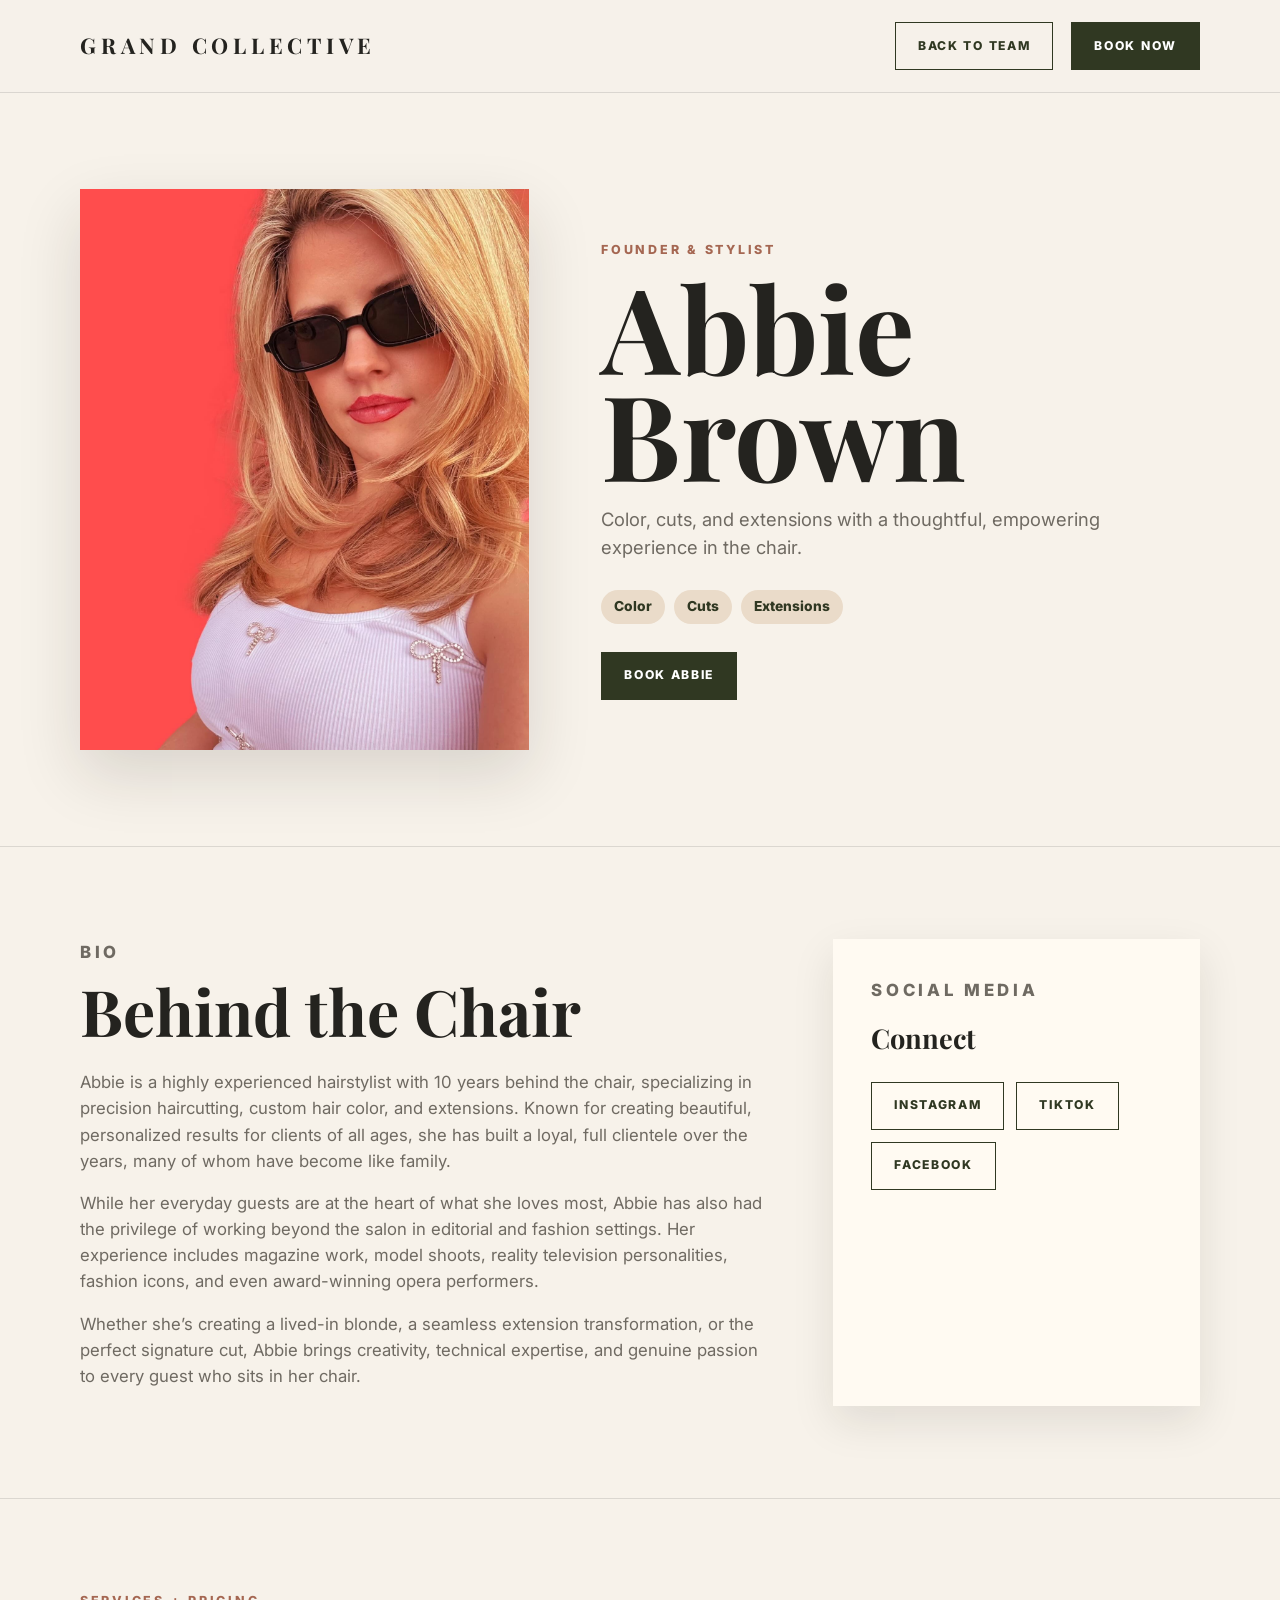
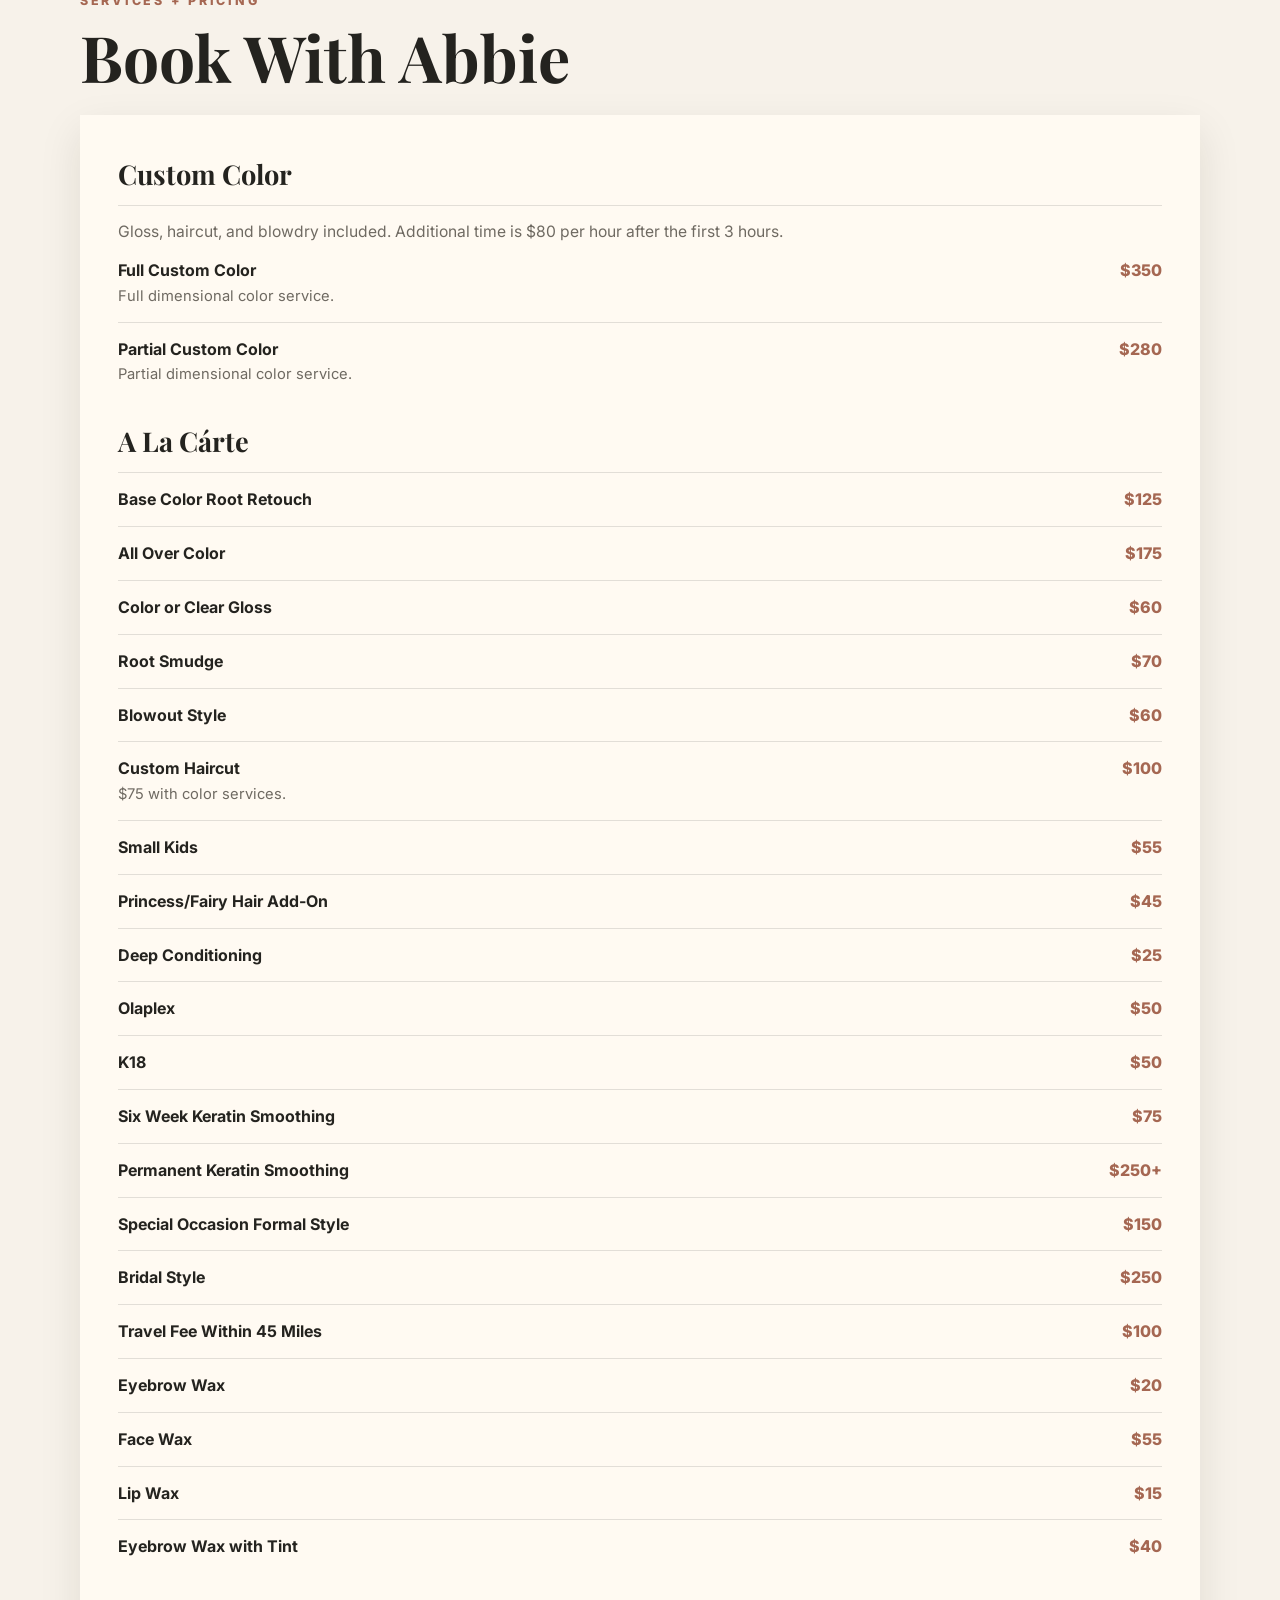
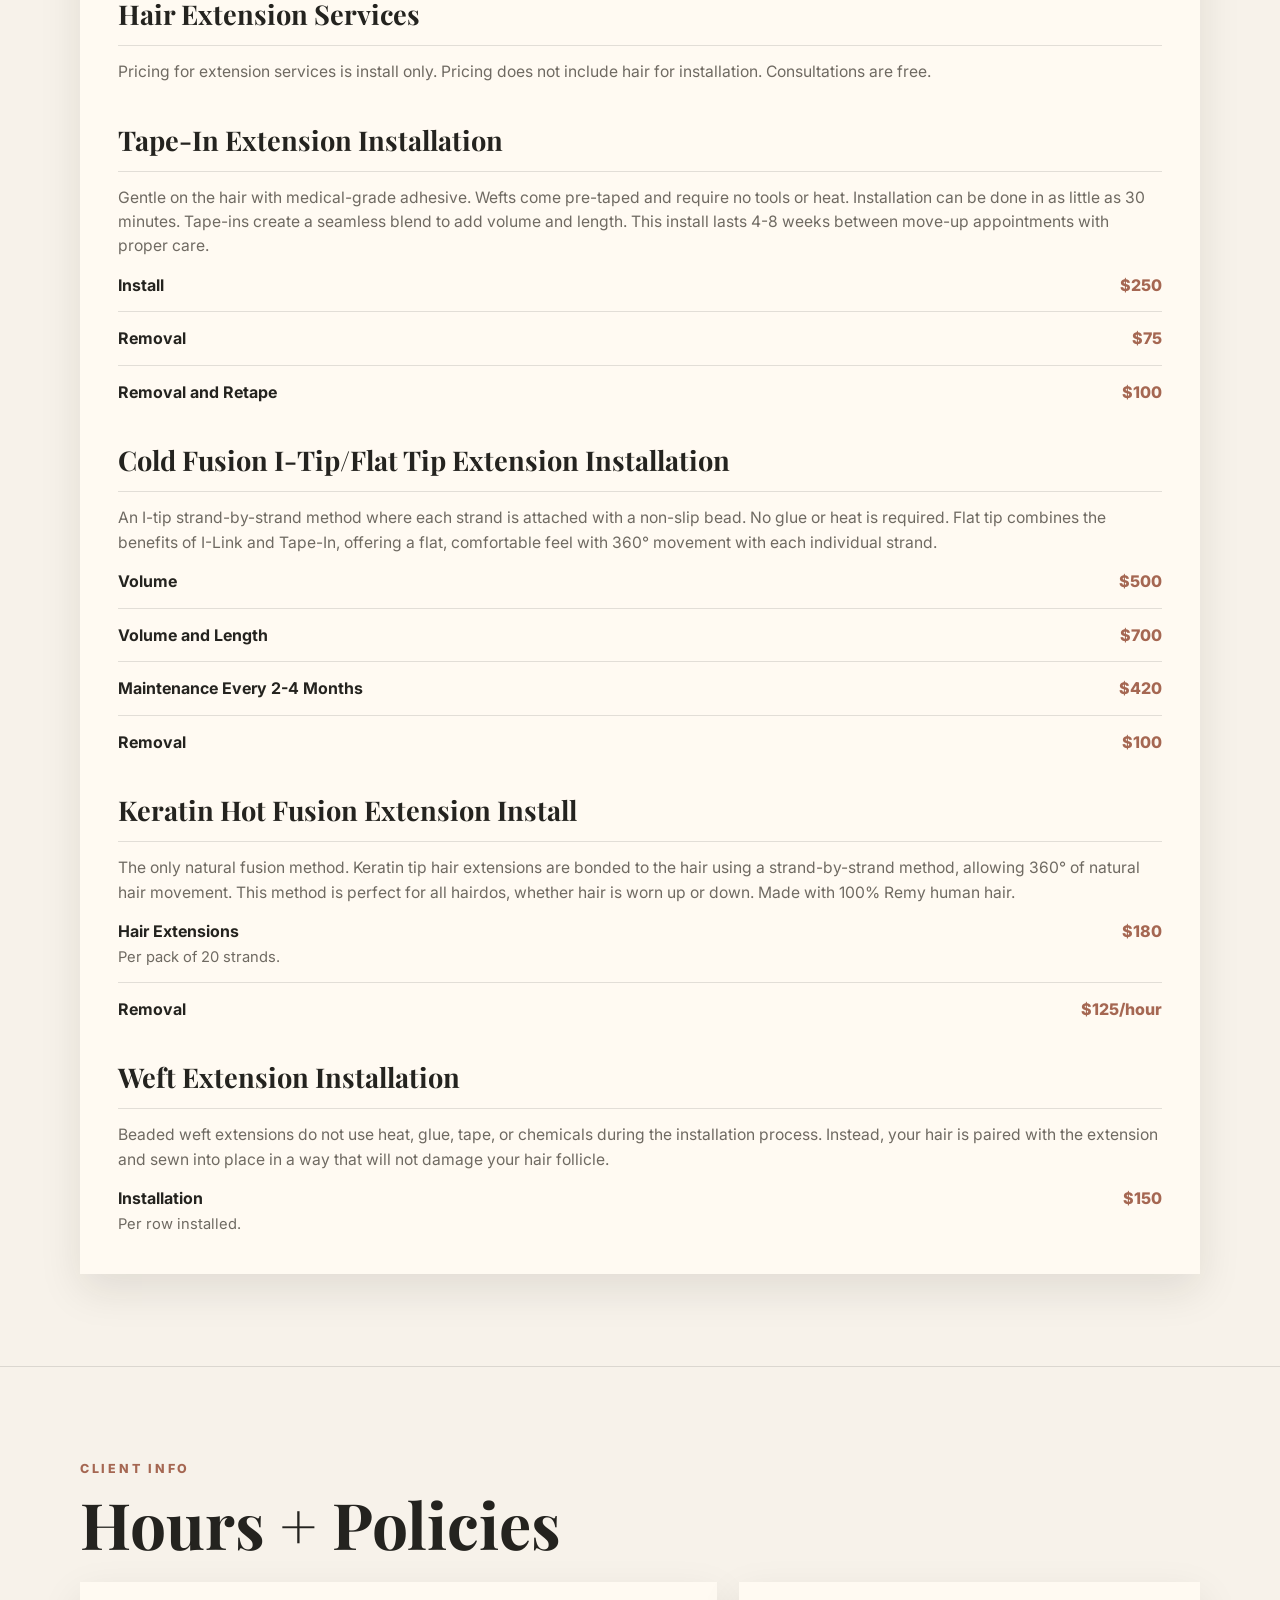
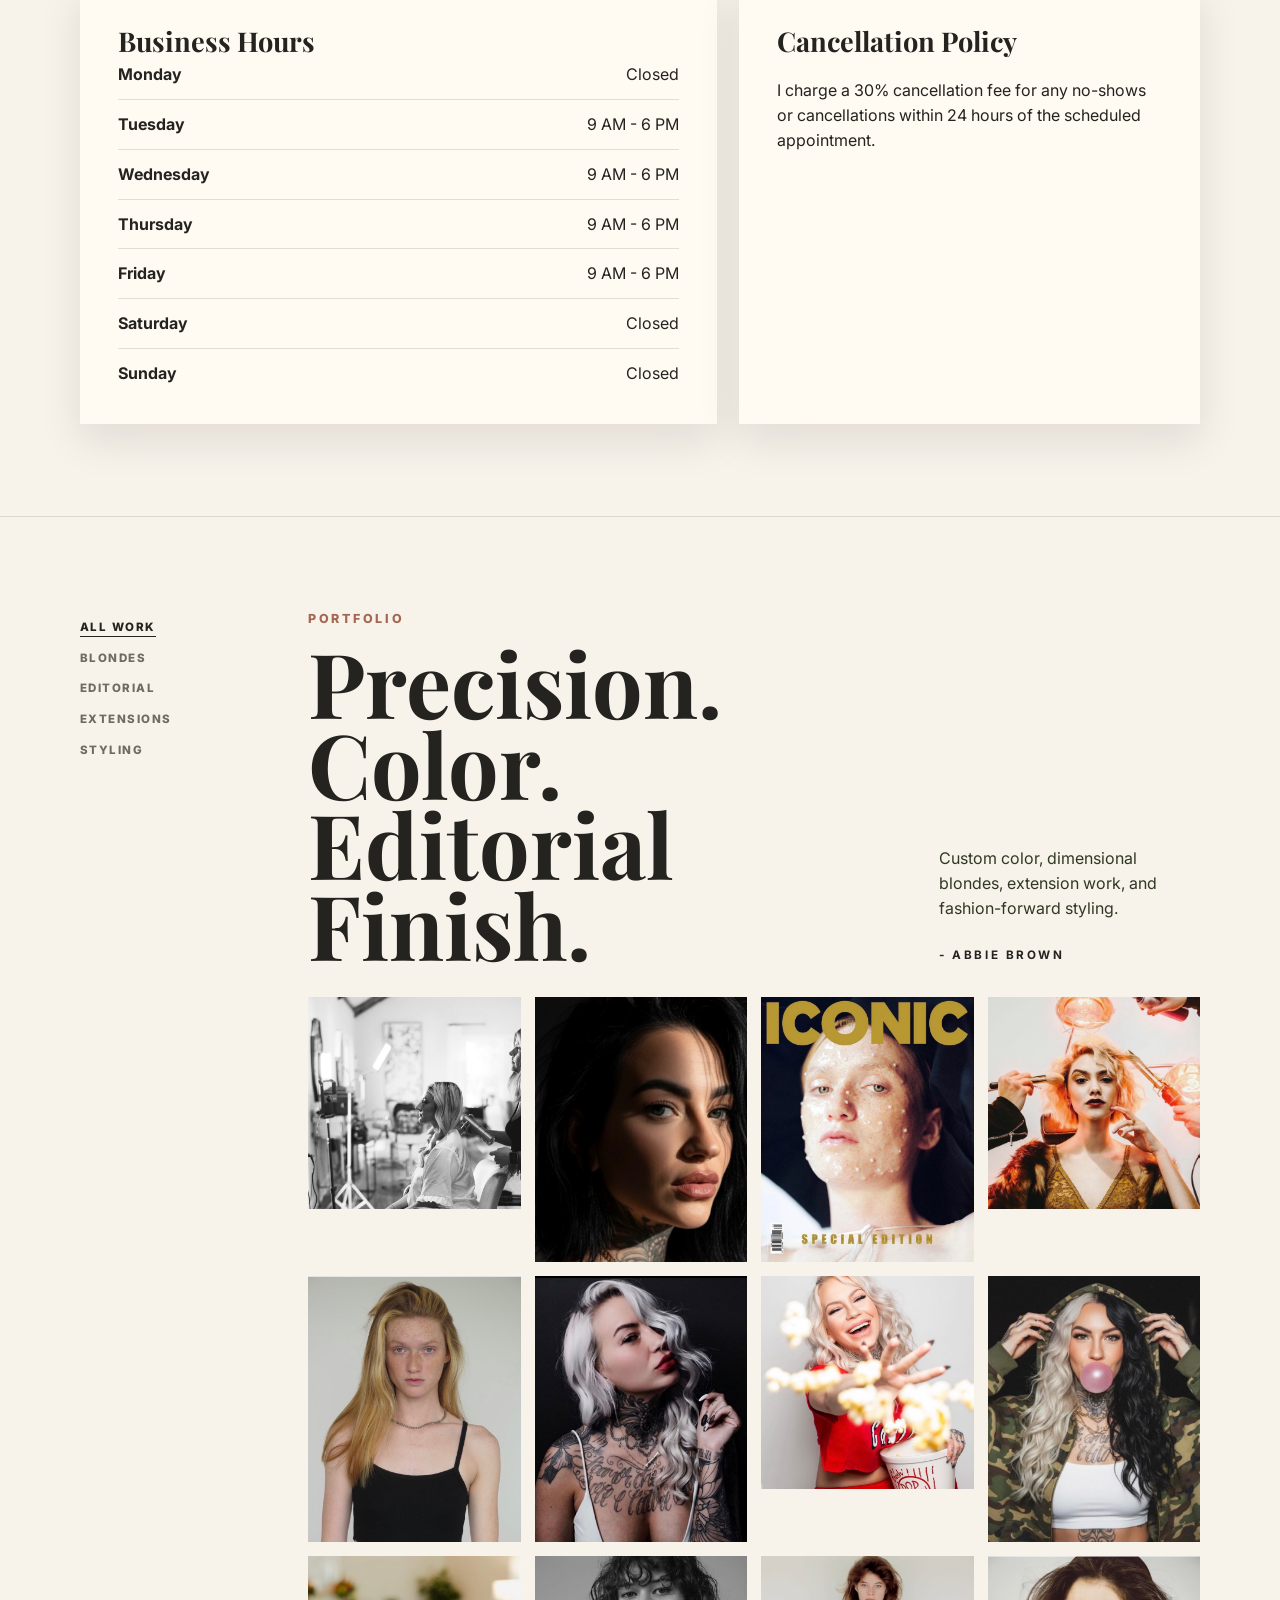
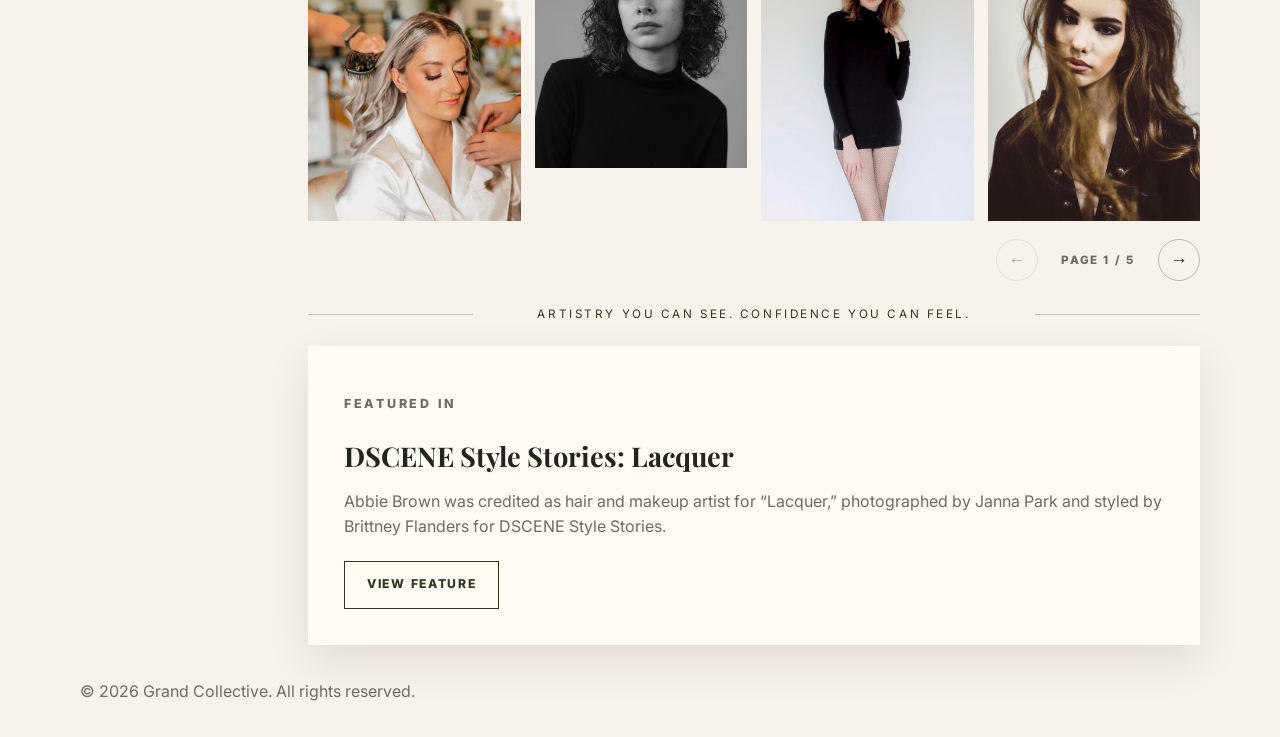
<file: abbie-brown.html>
<!doctype html>
<html lang="en">
  <head>
    <meta charset="utf-8" />
    <meta name="viewport" content="width=device-width, initial-scale=1" />
    <title>Abbie Brown | Grand Collective</title>
    <meta
      name="description"
      content="Meet Abbie Brown, founder and stylist at Grand Collective. Explore her bio, services, pricing, portfolio, and social links."
    />
    <link rel="preconnect" href="https://fonts.googleapis.com" />
    <link rel="preconnect" href="https://fonts.gstatic.com" crossorigin />
    <link
      href="https://fonts.googleapis.com/css2?family=Inter:wght@400;500;600;700;800&family=Playfair+Display:wght@500;600;700&display=swap"
      rel="stylesheet"
    />
    <style>
      :root {
        --paper: #f7f2ea;
        --cream: #fffaf2;
        --ink: #24231f;
        --olive: #303822;
        --sage: #687452;
        --clay: #a56752;
        --sand: #e7d8c4;
        --muted: #6f6a62;
        --line: rgba(36, 35, 31, 0.13);
        --shadow: 0 24px 60px rgba(35, 29, 22, 0.14);
      }

      * {
        box-sizing: border-box;
      }

      body {
        margin: 0;
        background: var(--paper);
        color: var(--ink);
        font-family: Inter, system-ui, sans-serif;
        line-height: 1.55;
      }

      img {
        display: block;
        width: 100%;
      }

      a {
        color: inherit;
        text-decoration: none;
      }

      .shell {
        width: min(1120px, calc(100% - 40px));
        margin: 0 auto;
      }

      .topbar {
        padding: 22px 0;
        border-bottom: 1px solid var(--line);
        background: rgba(247, 242, 234, 0.94);
      }

      .topbar-inner,
      .actions {
        display: flex;
        align-items: center;
        justify-content: space-between;
        gap: 18px;
      }

      .brand {
        font-family: "Playfair Display", Georgia, serif;
        font-size: 1.35rem;
        font-weight: 700;
        letter-spacing: 0.22em;
      }

      .button {
        display: inline-flex;
        align-items: center;
        justify-content: center;
        min-height: 48px;
        padding: 0 22px;
        border: 1px solid var(--olive);
        background: var(--olive);
        color: #fff;
        font-size: 0.76rem;
        font-weight: 800;
        letter-spacing: 0.14em;
        text-transform: uppercase;
        transition: transform 180ms ease, background 180ms ease, color 180ms ease;
      }

      .button:hover {
        transform: translateY(-1px);
        background: var(--clay);
      }

      .button.secondary {
        background: transparent;
        color: var(--olive);
      }

      .button.secondary:hover {
        background: var(--olive);
        color: #fff;
      }

      .hero {
        padding: clamp(52px, 8vw, 96px) 0;
      }

      .hero-grid {
        display: grid;
        grid-template-columns: minmax(280px, 0.75fr) minmax(0, 1fr);
        gap: clamp(34px, 6vw, 72px);
        align-items: center;
      }

      .portrait {
        aspect-ratio: 4 / 5;
        object-fit: cover;
        object-position: center top;
        box-shadow: var(--shadow);
      }

      .eyebrow {
        margin: 0 0 14px;
        color: var(--clay);
        font-size: 0.78rem;
        font-weight: 800;
        letter-spacing: 0.22em;
        text-transform: uppercase;
      }

      h1,
      h2,
      h3 {
        font-family: "Playfair Display", Georgia, serif;
        letter-spacing: 0;
      }

      h1 {
        margin: 0;
        font-size: clamp(4rem, 10vw, 7.4rem);
        line-height: 0.9;
      }

      h2 {
        margin: 0 0 26px;
        font-size: clamp(2.3rem, 5vw, 4.2rem);
        line-height: 1;
      }

      h3 {
        margin: 0;
        font-size: 1.7rem;
      }

      .lead {
        max-width: 640px;
        color: var(--muted);
        font-size: 1.15rem;
      }

      .chips {
        display: flex;
        flex-wrap: wrap;
        gap: 9px;
        margin: 28px 0;
      }

      .chip {
        display: inline-flex;
        align-items: center;
        min-height: 34px;
        padding: 0 13px;
        border-radius: 999px;
        background: #eadbc9;
        color: var(--olive);
        font-size: 0.86rem;
        font-weight: 800;
      }

      .section {
        padding: clamp(58px, 8vw, 92px) 0;
        border-top: 1px solid var(--line);
      }

      .bio {
        display: grid;
        grid-template-columns: minmax(0, 0.72fr) minmax(280px, 0.38fr);
        gap: clamp(30px, 5vw, 58px);
      }

      .bio p {
        margin-top: 0;
        color: var(--muted);
        font-size: 1.05rem;
      }

      .panel {
        background: var(--cream);
        padding: clamp(24px, 4vw, 38px);
        box-shadow: 0 16px 40px rgba(32, 28, 22, 0.1);
      }

      .service-list {
        display: grid;
        gap: 34px;
      }

      .service-group {
        display: grid;
        gap: 14px;
      }

      .service-group h3 {
        padding-bottom: 10px;
        border-bottom: 1px solid var(--line);
      }

      .service-note {
        margin: 0;
        color: var(--muted);
        font-size: 0.98rem;
      }

      .service-row {
        display: grid;
        grid-template-columns: 1fr auto;
        gap: 18px;
        padding-bottom: 14px;
        border-bottom: 1px solid var(--line);
      }

      .service-row:last-child {
        padding-bottom: 0;
        border-bottom: 0;
      }

      .service-row strong {
        display: block;
      }

      .service-row span {
        color: var(--muted);
        font-size: 0.92rem;
      }

      .price {
        color: var(--clay);
        font-weight: 800;
        white-space: nowrap;
      }

      .portfolio {
        display: grid;
        grid-template-columns: repeat(3, minmax(0, 1fr));
        gap: 22px;
      }

      .portfolio img {
        height: 390px;
        object-fit: cover;
        box-shadow: var(--shadow);
      }

      .portfolio img:nth-child(1),
      .portfolio img:nth-child(2) {
        grid-column: span 1;
        object-position: center 34%;
      }

      .portfolio img:nth-child(3),
      .portfolio img:nth-child(4),
      .portfolio img:nth-child(5) {
        object-position: center 28%;
      }

      .portfolio img:nth-child(6) {
        object-position: center 42%;
      }

      .feature-credit {
        margin-top: 22px;
        background: var(--cream);
        padding: clamp(24px, 4vw, 36px);
        box-shadow: 0 16px 40px rgba(32, 28, 22, 0.1);
      }

      .feature-credit p {
        margin: 12px 0 22px;
        color: var(--muted);
      }

      .policy-card {
        max-width: 760px;
      }

      .info-grid {
        display: grid;
        grid-template-columns: minmax(0, 0.58fr) minmax(0, 0.42fr);
        gap: 22px;
      }

      .hours-list {
        display: grid;
        gap: 12px;
      }

      .hours-row {
        display: flex;
        justify-content: space-between;
        gap: 18px;
        padding-bottom: 12px;
        border-bottom: 1px solid var(--line);
      }

      .hours-row:last-child {
        padding-bottom: 0;
        border-bottom: 0;
      }

      .hours-row strong {
        color: var(--ink);
      }

      .socials {
        display: flex;
        flex-wrap: wrap;
        gap: 12px;
      }

      footer {
        padding: 34px 0;
        color: var(--muted);
      }

      @media (max-width: 800px) {
        .topbar-inner,
        .actions,
        .hero-grid,
        .bio,
        .info-grid,
        .portfolio {
          grid-template-columns: 1fr;
        }

        .topbar-inner,
        .actions {
          align-items: flex-start;
          flex-direction: column;
        }

        .portfolio img {
          height: auto;
          aspect-ratio: 4 / 5;
        }
      }
    </style>
    <style>
      .portfolio-section {
        padding-bottom: 0;
      }

      .portfolio-editorial {
        display: grid;
        grid-template-columns: 170px minmax(0, 1fr);
        gap: clamp(28px, 5vw, 58px);
      }

      .portfolio-nav {
        display: flex;
        flex-direction: column;
        gap: 13px;
        padding-top: 10px;
        color: #6f6a62;
        font-size: 0.72rem;
        font-weight: 800;
        letter-spacing: 0.13em;
        text-transform: uppercase;
      }

      .portfolio-nav button {
        width: fit-content;
        padding: 0;
        border: 0;
        background: transparent;
        color: inherit;
        font: inherit;
        letter-spacing: inherit;
        text-align: left;
        text-transform: inherit;
        cursor: pointer;
      }

      .portfolio-nav button.is-active {
        color: #24231f;
        text-decoration: underline;
        text-underline-offset: 5px;
      }

      .portfolio-intro {
        display: grid;
        grid-template-columns: minmax(0, 1fr) minmax(190px, 0.46fr);
        gap: clamp(28px, 5vw, 66px);
        align-items: end;
        margin-bottom: 32px;
      }

      .portfolio-intro h2 {
        max-width: 620px;
        margin-bottom: 0;
        font-size: clamp(3.4rem, 7vw, 6.7rem);
        line-height: 0.9;
      }

      .portfolio-note {
        max-width: 240px;
        margin: 0 0 12px;
        color: #303822;
      }

      .portfolio-signature {
        margin: 26px 0 0;
        color: #24231f;
        font-size: 0.73rem;
        font-weight: 700;
        letter-spacing: 0.22em;
        text-transform: uppercase;
      }

      .portfolio-masonry {
        display: grid;
        grid-template-columns: repeat(4, minmax(0, 1fr));
        gap: 14px;
      }

      .portfolio-piece {
        min-height: 0;
        margin: 0;
        aspect-ratio: 4 / 5;
        overflow: hidden;
        background: #ebe5dc;
      }

      .portfolio-piece:nth-child(6n + 1),
      .portfolio-piece:nth-child(6n + 4) {
        aspect-ratio: 1 / 1;
      }

      .portfolio-piece.is-hidden,
      .portfolio-piece.is-page-hidden {
        display: none;
      }

      .portfolio-piece img {
        width: 100%;
        height: 100%;
        object-fit: cover;
        box-shadow: none;
      }

      .portfolio-pagination {
        display: flex;
        justify-content: flex-end;
        align-items: center;
        gap: 14px;
        margin-top: 18px;
      }

      .portfolio-arrow {
        display: inline-grid;
        width: 42px;
        height: 42px;
        place-items: center;
        border: 1px solid rgba(36, 35, 31, 0.28);
        border-radius: 999px;
        background: transparent;
        color: #24231f;
        font-size: 1.1rem;
        cursor: pointer;
      }

      .portfolio-arrow:disabled {
        cursor: not-allowed;
        opacity: 0.35;
      }

      .portfolio-page-count {
        min-width: 92px;
        color: #6f6a62;
        font-size: 0.72rem;
        font-weight: 800;
        letter-spacing: 0.14em;
        text-align: center;
        text-transform: uppercase;
      }

      .portfolio-caption {
        display: grid;
        grid-template-columns: 1fr auto 1fr;
        gap: clamp(18px, 5vw, 72px);
        align-items: center;
        padding: 24px 0 0;
        color: #303822;
        font-size: 0.73rem;
        letter-spacing: 0.22em;
        text-align: center;
        text-transform: uppercase;
      }

      .portfolio-caption::before,
      .portfolio-caption::after {
        content: "";
        height: 1px;
        background: rgba(36, 35, 31, 0.22);
      }

      @media (max-width: 900px) {
        .portfolio-editorial,
        .portfolio-intro {
          grid-template-columns: 1fr;
        }

        .portfolio-nav {
          flex-flow: row wrap;
        }

        .portfolio-masonry {
          grid-template-columns: repeat(3, minmax(0, 1fr));
        }
      }

      @media (max-width: 620px) {
        .portfolio-masonry {
          grid-template-columns: repeat(2, minmax(0, 1fr));
        }

        .portfolio-pagination {
          justify-content: center;
        }

        .portfolio-caption {
          display: block;
          line-height: 1.8;
        }
      }
    </style>
  </head>
  <body>
    <header class="topbar">
      <div class="shell topbar-inner">
        <a class="brand" href="index.html">GRAND COLLECTIVE</a>
        <div class="actions">
          <a class="button secondary" href="index.html#team">Back to Team</a>
          <a class="button" href="https://grandcollectivehuntsville.glossgenius.com/?utm_source=ig&utm_medium=social&utm_content=link_in_bio&fbclid=PAZXh0bgNhZW0CMTEAc3J0YwZhcHBfaWQMMjU2MjgxMDQwNTU4AAGnZsfAuqTr_RcY8JZEIVzweWNhP7jleYzl6DCCFfzknb7yKL3kQBgJH4zd3f0_aem_VkhIuakeYxaHfkdkt6CN2g" target="_blank" rel="noopener noreferrer">Book Now</a>
        </div>
      </div>
    </header>

    <main>
      <section class="hero">
        <div class="shell hero-grid">
          <img
            class="portrait abbie-brown-photo"
            src="assets/abbie-profile.jpg"
            alt="Abbie Brown"
          />
          <div>
            <p class="eyebrow">Founder & Stylist</p>
            <h1>Abbie Brown</h1>
            <p class="lead">
              Color, cuts, and extensions with a thoughtful, empowering experience in the chair.
            </p>
            <div class="chips" aria-label="Specialties">
              <span class="chip">Color</span>
              <span class="chip">Cuts</span>
              <span class="chip">Extensions</span>
            </div>
            <div class="actions">
              <a class="button" href="https://grandcollectivehuntsville.glossgenius.com/?utm_source=ig&utm_medium=social&utm_content=link_in_bio&fbclid=PAZXh0bgNhZW0CMTEAc3J0YwZhcHBfaWQMMjU2MjgxMDQwNTU4AAGnZsfAuqTr_RcY8JZEIVzweWNhP7jleYzl6DCCFfzknb7yKL3kQBgJH4zd3f0_aem_VkhIuakeYxaHfkdkt6CN2g" target="_blank" rel="noopener noreferrer">Book Abbie</a>
            </div>
          </div>
        </div>
      </section>

      <section class="section">
        <div class="shell bio">
          <div>
            <p class="eyebrow">Bio</p>
            <h2>Behind the Chair</h2>
            <p>
              Abbie is a highly experienced hairstylist with 10 years behind the chair, specializing in precision
              haircutting, custom hair color, and extensions. Known for creating beautiful, personalized results for
              clients of all ages, she has built a loyal, full clientele over the years, many of whom have become like
              family.
            </p>
            <p>
              While her everyday guests are at the heart of what she loves most, Abbie has also had the privilege of
              working beyond the salon in editorial and fashion settings. Her experience includes magazine work, model
              shoots, reality television personalities, fashion icons, and even award-winning opera performers.
            </p>
            <p>
              Whether she’s creating a lived-in blonde, a seamless extension transformation, or the perfect signature
              cut, Abbie brings creativity, technical expertise, and genuine passion to every guest who sits in her
              chair.
            </p>
          </div>

          <aside class="panel">
            <p class="eyebrow">Social Media</p>
            <h3>Connect</h3>
            <div class="socials" style="margin-top: 22px">
              <a
                class="button secondary"
                href="https://www.instagram.com/abbiebrownstylist/"
                target="_blank"
                rel="noopener noreferrer"
              >
                Instagram
              </a>
              <a
                class="button secondary"
                href="https://www.tiktok.com/@abbiebrownstylist"
                target="_blank"
                rel="noopener noreferrer"
              >
                TikTok
              </a>
              <a
                class="button secondary"
                href="https://www.facebook.com/abbiebrownstylist/?ref=NONE_xav_ig_profile_page_web"
                target="_blank"
                rel="noopener noreferrer"
              >
                Facebook
              </a>
            </div>
          </aside>
        </div>
      </section>

      <section class="section">
        <div class="shell">
          <p class="eyebrow">Services + Pricing</p>
          <h2>Book With Abbie</h2>
          <div class="panel service-list">
            <div class="service-group">
              <h3>Custom Color</h3>
              <p class="service-note">Gloss, haircut, and blowdry included. Additional time is $80 per hour after the first 3 hours.</p>
              <div class="service-row">
                <div>
                  <strong>Full Custom Color</strong>
                  <span>Full dimensional color service.</span>
                </div>
                <div class="price">$350</div>
              </div>
              <div class="service-row">
                <div>
                  <strong>Partial Custom Color</strong>
                  <span>Partial dimensional color service.</span>
                </div>
                <div class="price">$280</div>
              </div>
            </div>

            <div class="service-group">
              <h3>A La Cárte</h3>
              <div class="service-row"><div><strong>Base Color Root Retouch</strong></div><div class="price">$125</div></div>
              <div class="service-row"><div><strong>All Over Color</strong></div><div class="price">$175</div></div>
              <div class="service-row"><div><strong>Color or Clear Gloss</strong></div><div class="price">$60</div></div>
              <div class="service-row"><div><strong>Root Smudge</strong></div><div class="price">$70</div></div>
              <div class="service-row"><div><strong>Blowout Style</strong></div><div class="price">$60</div></div>
              <div class="service-row">
                <div><strong>Custom Haircut</strong><span>$75 with color services.</span></div>
                <div class="price">$100</div>
              </div>
              <div class="service-row"><div><strong>Small Kids</strong></div><div class="price">$55</div></div>
              <div class="service-row"><div><strong>Princess/Fairy Hair Add-On</strong></div><div class="price">$45</div></div>
              <div class="service-row"><div><strong>Deep Conditioning</strong></div><div class="price">$25</div></div>
              <div class="service-row"><div><strong>Olaplex</strong></div><div class="price">$50</div></div>
              <div class="service-row"><div><strong>K18</strong></div><div class="price">$50</div></div>
              <div class="service-row"><div><strong>Six Week Keratin Smoothing</strong></div><div class="price">$75</div></div>
              <div class="service-row"><div><strong>Permanent Keratin Smoothing</strong></div><div class="price">$250+</div></div>
              <div class="service-row"><div><strong>Special Occasion Formal Style</strong></div><div class="price">$150</div></div>
              <div class="service-row"><div><strong>Bridal Style</strong></div><div class="price">$250</div></div>
              <div class="service-row"><div><strong>Travel Fee Within 45 Miles</strong></div><div class="price">$100</div></div>
              <div class="service-row"><div><strong>Eyebrow Wax</strong></div><div class="price">$20</div></div>
              <div class="service-row"><div><strong>Face Wax</strong></div><div class="price">$55</div></div>
              <div class="service-row"><div><strong>Lip Wax</strong></div><div class="price">$15</div></div>
              <div class="service-row"><div><strong>Eyebrow Wax with Tint</strong></div><div class="price">$40</div></div>
            </div>

            <div class="service-group">
              <h3>Hair Extension Services</h3>
              <p class="service-note">
                Pricing for extension services is install only. Pricing does not include hair for installation.
                Consultations are free.
              </p>
            </div>

            <div class="service-group">
              <h3>Tape-In Extension Installation</h3>
              <p class="service-note">
                Gentle on the hair with medical-grade adhesive. Wefts come pre-taped and require no tools or heat.
                Installation can be done in as little as 30 minutes. Tape-ins create a seamless blend to add volume and
                length. This install lasts 4-8 weeks between move-up appointments with proper care.
              </p>
              <div class="service-row"><div><strong>Install</strong></div><div class="price">$250</div></div>
              <div class="service-row"><div><strong>Removal</strong></div><div class="price">$75</div></div>
              <div class="service-row"><div><strong>Removal and Retape</strong></div><div class="price">$100</div></div>
            </div>

            <div class="service-group">
              <h3>Cold Fusion I-Tip/Flat Tip Extension Installation</h3>
              <p class="service-note">
                An I-tip strand-by-strand method where each strand is attached with a non-slip bead. No glue or heat is
                required. Flat tip combines the benefits of I-Link and Tape-In, offering a flat, comfortable feel with
                360° movement with each individual strand.
              </p>
              <div class="service-row"><div><strong>Volume</strong></div><div class="price">$500</div></div>
              <div class="service-row"><div><strong>Volume and Length</strong></div><div class="price">$700</div></div>
              <div class="service-row"><div><strong>Maintenance Every 2-4 Months</strong></div><div class="price">$420</div></div>
              <div class="service-row"><div><strong>Removal</strong></div><div class="price">$100</div></div>
            </div>

            <div class="service-group">
              <h3>Keratin Hot Fusion Extension Install</h3>
              <p class="service-note">
                The only natural fusion method. Keratin tip hair extensions are bonded to the hair using a
                strand-by-strand method, allowing 360° of natural hair movement. This method is perfect for all hairdos,
                whether hair is worn up or down. Made with 100% Remy human hair.
              </p>
              <div class="service-row">
                <div><strong>Hair Extensions</strong><span>Per pack of 20 strands.</span></div>
                <div class="price">$180</div>
              </div>
              <div class="service-row"><div><strong>Removal</strong></div><div class="price">$125/hour</div></div>
            </div>

            <div class="service-group">
              <h3>Weft Extension Installation</h3>
              <p class="service-note">
                Beaded weft extensions do not use heat, glue, tape, or chemicals during the installation process.
                Instead, your hair is paired with the extension and sewn into place in a way that will not damage your
                hair follicle.
              </p>
              <div class="service-row">
                <div><strong>Installation</strong><span>Per row installed.</span></div>
                <div class="price">$150</div>
              </div>
            </div>
          </div>
        </div>
      </section>

      <section class="section">
        <div class="shell">
          <p class="eyebrow">Client Info</p>
          <h2>Hours + Policies</h2>
          <div class="info-grid">
            <div class="panel">
              <h3>Business Hours</h3>
              <div class="hours-list">
                <div class="hours-row"><strong>Monday</strong><span>Closed</span></div>
                <div class="hours-row"><strong>Tuesday</strong><span>9 AM - 6 PM</span></div>
                <div class="hours-row"><strong>Wednesday</strong><span>9 AM - 6 PM</span></div>
                <div class="hours-row"><strong>Thursday</strong><span>9 AM - 6 PM</span></div>
                <div class="hours-row"><strong>Friday</strong><span>9 AM - 6 PM</span></div>
                <div class="hours-row"><strong>Saturday</strong><span>Closed</span></div>
                <div class="hours-row"><strong>Sunday</strong><span>Closed</span></div>
              </div>
            </div>
            <div class="panel policy-card">
              <h3>Cancellation Policy</h3>
              <p>
                I charge a 30% cancellation fee for any no-shows or cancellations within 24 hours of the scheduled
                appointment.
              </p>
            </div>
          </div>
        </div>
      </section>

      <section class="section portfolio-section">
        <div class="shell portfolio-editorial">
          <aside class="portfolio-nav" aria-label="Portfolio categories">
            <button class="is-active" type="button" data-filter="all" aria-pressed="true">All Work</button>
            <button type="button" data-filter="blondes" aria-pressed="false">Blondes</button>
            <button type="button" data-filter="editorial" aria-pressed="false">Editorial</button>
            <button type="button" data-filter="extensions" aria-pressed="false">Extensions</button>
            <button type="button" data-filter="styling" aria-pressed="false">Styling</button>
          </aside>
          <div>
            <div class="portfolio-intro">
              <div>
                <p class="eyebrow">Portfolio</p>
                <h2>Precision. Color. Editorial Finish.</h2>
              </div>
              <div>
                <p class="portfolio-note">Custom color, dimensional blondes, extension work, and fashion-forward styling.</p>
                <p class="portfolio-signature">- Abbie Brown</p>
              </div>
            </div>
            <div class="portfolio-masonry">
              <figure class="portfolio-piece" data-categories="editorial styling">
                <img src="assets/abbie-portfolio-8039.jpeg" alt="Abbie Brown portfolio work" />
              </figure>
              <figure class="portfolio-piece" data-categories="editorial styling">
                <img src="assets/abbie-portfolio-8059.jpeg" alt="Abbie Brown portfolio work" />
              </figure>
              <figure class="portfolio-piece" data-categories="editorial">
                <img src="assets/abbie-portfolio-7989.jpeg" alt="Abbie Brown portfolio work" />
              </figure>
              <figure class="portfolio-piece" data-categories="editorial styling">
                <img src="assets/abbie-portfolio-8004.jpeg" alt="Abbie Brown portfolio work" />
              </figure>
              <figure class="portfolio-piece" data-categories="editorial styling">
                <img src="assets/abbie-portfolio-7994.jpeg" alt="Abbie Brown portfolio work" />
              </figure>
              <figure class="portfolio-piece" data-categories="blondes editorial styling">
                <img src="assets/abbie-portfolio-8023.jpeg" alt="Abbie Brown portfolio work" />
              </figure>
              <figure class="portfolio-piece" data-categories="blondes editorial styling">
                <img src="assets/abbie-portfolio-8028.jpeg" alt="Abbie Brown portfolio work" />
              </figure>
              <figure class="portfolio-piece" data-categories="blondes editorial styling">
                <img src="assets/abbie-portfolio-8047.jpeg" alt="Abbie Brown portfolio work" />
              </figure>
              <figure class="portfolio-piece" data-categories="blondes styling">
                <img src="assets/abbie-portfolio-8045.jpeg" alt="Abbie Brown portfolio work" />
              </figure>
              <figure class="portfolio-piece" data-categories="editorial styling">
                <img src="assets/abbie-portfolio-8012.jpeg" alt="Abbie Brown portfolio work" />
              </figure>
              <figure class="portfolio-piece" data-categories="editorial styling">
                <img src="assets/abbie-portfolio-8021.jpeg" alt="Abbie Brown portfolio work" />
              </figure>
              <figure class="portfolio-piece" data-categories="editorial">
                <img src="assets/abbie-portfolio-8008.jpeg" alt="Abbie Brown portfolio work" />
              </figure>
              <figure class="portfolio-piece" data-categories="editorial styling">
                <img src="assets/abbie-portfolio-8014.jpeg" alt="Abbie Brown portfolio work" />
              </figure>
              <figure class="portfolio-piece" data-categories="editorial styling">
                <img src="assets/abbie-portfolio-8011.jpeg" alt="Abbie Brown portfolio work" />
              </figure>
              <figure class="portfolio-piece" data-categories="blondes editorial styling">
                <img src="assets/abbie-portfolio-8053.jpeg" alt="Abbie Brown portfolio work" />
              </figure>
              <figure class="portfolio-piece" data-categories="editorial styling">
                <img src="assets/abbie-portfolio-8055.jpeg" alt="Abbie Brown portfolio work" />
              </figure>
              <figure class="portfolio-piece" data-categories="blondes styling">
                <img src="assets/abbie-portfolio-8041.jpeg" alt="Abbie Brown portfolio work" />
              </figure>
              <figure class="portfolio-piece" data-categories="blondes editorial styling">
                <img src="assets/abbie-portfolio-8018.jpeg" alt="Abbie Brown portfolio work" />
              </figure>
              <figure class="portfolio-piece" data-categories="blondes extensions styling">
                <img src="assets/abbie-portfolio-8060.jpeg" alt="Abbie Brown portfolio work" />
              </figure>
              <figure class="portfolio-piece" data-categories="blondes">
                <img src="assets/abbie-portfolio-8052.jpeg" alt="Abbie Brown portfolio work" />
              </figure>
              <figure class="portfolio-piece" data-categories="editorial">
                <img src="assets/abbie-portfolio-7995.jpeg" alt="Abbie Brown portfolio work" />
              </figure>
              <figure class="portfolio-piece" data-categories="editorial styling">
                <img src="assets/abbie-portfolio-8007.jpeg" alt="Abbie Brown portfolio work" />
              </figure>
              <figure class="portfolio-piece" data-categories="blondes editorial">
                <img src="assets/abbie-portfolio-8016.jpeg" alt="Abbie Brown portfolio work" />
              </figure>
              <figure class="portfolio-piece" data-categories="blondes styling">
                <img src="assets/abbie-portfolio-8061.jpeg" alt="Abbie Brown portfolio work" />
              </figure>
              <figure class="portfolio-piece" data-categories="blondes extensions styling">
                <img src="assets/abbie-portfolio-8064.jpeg" alt="Abbie Brown portfolio work" />
              </figure>
              <figure class="portfolio-piece" data-categories="blondes styling">
                <img src="assets/abbie-portfolio-8063.jpeg" alt="Abbie Brown portfolio work" />
              </figure>
              <figure class="portfolio-piece" data-categories="editorial styling">
                <img src="assets/abbie-portfolio-7987.jpeg" alt="Abbie Brown portfolio work" />
              </figure>
              <figure class="portfolio-piece" data-categories="editorial">
                <img src="assets/abbie-portfolio-8013.jpeg" alt="Abbie Brown portfolio work" />
              </figure>
              <figure class="portfolio-piece" data-categories="editorial">
                <img src="assets/abbie-portfolio-8027.jpeg" alt="Abbie Brown portfolio work" />
              </figure>
              <figure class="portfolio-piece" data-categories="editorial styling">
                <img src="assets/abbie-portfolio-8029.jpeg" alt="Abbie Brown portfolio work" />
              </figure>
              <figure class="portfolio-piece" data-categories="blondes">
                <img src="assets/abbie-portfolio-8065.jpeg" alt="Abbie Brown portfolio work" />
              </figure>
              <figure class="portfolio-piece" data-categories="editorial styling">
                <img src="assets/abbie-portfolio-8005.jpeg" alt="Abbie Brown portfolio work" />
              </figure>
              <figure class="portfolio-piece" data-categories="blondes styling">
                <img src="assets/abbie-portfolio-8051.jpeg" alt="Abbie Brown portfolio work" />
              </figure>
              <figure class="portfolio-piece" data-categories="blondes styling">
                <img src="assets/abbie-portfolio-8054.jpeg" alt="Abbie Brown portfolio work" />
              </figure>
              <figure class="portfolio-piece" data-categories="blondes styling">
                <img src="assets/abbie-portfolio-8037.jpeg" alt="Abbie Brown portfolio work" />
              </figure>
              <figure class="portfolio-piece" data-categories="editorial">
                <img src="assets/abbie-portfolio-8026.jpeg" alt="Abbie Brown portfolio work" />
              </figure>
              <figure class="portfolio-piece" data-categories="editorial">
                <img src="assets/abbie-portfolio-7993.jpeg" alt="Abbie Brown portfolio work" />
              </figure>
              <figure class="portfolio-piece" data-categories="editorial">
                <img src="assets/abbie-portfolio-7992.jpeg" alt="Abbie Brown portfolio work" />
              </figure>
              <figure class="portfolio-piece" data-categories="blondes styling">
                <img src="assets/abbie-portfolio-8036.jpeg" alt="Abbie Brown portfolio work" />
              </figure>
              <figure class="portfolio-piece" data-categories="blondes styling">
                <img src="assets/abbie-portfolio-8062.jpeg" alt="Abbie Brown portfolio work" />
              </figure>
              <figure class="portfolio-piece" data-categories="editorial">
                <img src="assets/abbie-portfolio-8030.jpeg" alt="Abbie Brown portfolio work" />
              </figure>
              <figure class="portfolio-piece" data-categories="blondes styling">
                <img src="assets/abbie-portfolio-8043.jpeg" alt="Abbie Brown portfolio work" />
              </figure>
              <figure class="portfolio-piece" data-categories="blondes editorial">
                <img src="assets/abbie-portfolio-8017.jpeg" alt="Abbie Brown portfolio work" />
              </figure>
              <figure class="portfolio-piece" data-categories="editorial">
                <img src="assets/abbie-portfolio-8019.jpeg" alt="Abbie Brown portfolio work" />
              </figure>
              <figure class="portfolio-piece" data-categories="editorial">
                <img src="assets/abbie-portfolio-8056.jpeg" alt="Abbie Brown portfolio work" />
              </figure>
              <figure class="portfolio-piece" data-categories="editorial">
                <img src="assets/abbie-portfolio-8020.jpeg" alt="Abbie Brown portfolio work" />
              </figure>
              <figure class="portfolio-piece" data-categories="editorial">
                <img src="assets/abbie-portfolio-8015.jpeg" alt="Abbie Brown portfolio work" />
              </figure>
              <figure class="portfolio-piece" data-categories="blondes editorial">
                <img src="assets/abbie-portfolio-7990.jpeg" alt="Abbie Brown portfolio work" />
              </figure>
              <figure class="portfolio-piece" data-categories="editorial">
                <img src="assets/abbie-portfolio-7999.jpeg" alt="Abbie Brown portfolio work" />
              </figure>
              <figure class="portfolio-piece" data-categories="editorial styling">
                <img src="assets/abbie-portfolio-8006.jpeg" alt="Abbie Brown portfolio work" />
              </figure>
              <figure class="portfolio-piece" data-categories="editorial">
                <img src="assets/abbie-portfolio-7988.jpeg" alt="Abbie Brown portfolio work" />
              </figure>
              <figure class="portfolio-piece" data-categories="blondes styling">
                <img src="assets/abbie-portfolio-8042.jpeg" alt="Abbie Brown portfolio work" />
              </figure>
              <figure class="portfolio-piece" data-categories="editorial styling">
                <img src="assets/abbie-portfolio-8046.jpeg" alt="Abbie Brown portfolio work" />
              </figure>
            </div>
            <div class="portfolio-pagination" aria-label="Portfolio pages">
              <button class="portfolio-arrow" type="button" data-page-action="prev" aria-label="Previous portfolio page">
                &larr;
              </button>
              <span class="portfolio-page-count" aria-live="polite">Page 1 / 1</span>
              <button class="portfolio-arrow" type="button" data-page-action="next" aria-label="Next portfolio page">
                &rarr;
              </button>
            </div>
            <div class="portfolio-caption"><span>Artistry you can see. Confidence you can feel.</span></div>
            <div class="feature-credit">
            <p class="eyebrow">Featured In</p>
            <h3>DSCENE Style Stories: Lacquer</h3>
            <p>
              Abbie Brown was credited as hair and makeup artist for “Lacquer,” photographed by Janna Park and styled by
              Brittney Flanders for DSCENE Style Stories.
            </p>
            <a
              class="button secondary"
              href="https://www.designscene.net/2022/04/lacquer-janna-park.html"
              target="_blank"
              rel="noopener noreferrer"
            >
              View Feature
            </a>
            </div>
          </div>
        </div>
      </section>
    </main>

    <footer>
      <div class="shell">© 2026 Grand Collective. All rights reserved.</div>
    </footer>
    <script>
      const filterButtons = document.querySelectorAll(".portfolio-nav button");
      const portfolioPieces = document.querySelectorAll(".portfolio-piece");
      const pageButtons = document.querySelectorAll("[data-page-action]");
      const pageCount = document.querySelector(".portfolio-page-count");
      const pageSize = 12;
      let activeFilter = "all";
      let activePage = 0;

      function visiblePieces() {
        return Array.from(portfolioPieces).filter((piece) => {
          const categories = piece.dataset.categories.split(" ");
          return activeFilter === "all" || categories.includes(activeFilter);
        });
      }

      function updatePortfolio() {
        const pieces = visiblePieces();
        const totalPages = Math.max(1, Math.ceil(pieces.length / pageSize));
        activePage = Math.min(activePage, totalPages - 1);

        portfolioPieces.forEach((piece) => {
          piece.classList.add("is-hidden");
          piece.classList.add("is-page-hidden");
        });

        pieces.forEach((piece, index) => {
          const isOnPage = Math.floor(index / pageSize) === activePage;
          piece.classList.remove("is-hidden");
          piece.classList.toggle("is-page-hidden", !isOnPage);
        });

        pageButtons.forEach((button) => {
          const action = button.dataset.pageAction;
          button.disabled = action === "prev" ? activePage === 0 : activePage >= totalPages - 1;
        });

        if (pageCount) {
          pageCount.textContent = pieces.length ? `Page ${activePage + 1} / ${totalPages}` : "No Work";
        }
      }

      filterButtons.forEach((button) => {
        button.addEventListener("click", () => {
          activeFilter = button.dataset.filter;
          activePage = 0;
          filterButtons.forEach((item) => {
            const isActive = item === button;
            item.classList.toggle("is-active", isActive);
            item.setAttribute("aria-pressed", String(isActive));
          });
          updatePortfolio();
        });
      });

      pageButtons.forEach((button) => {
        button.addEventListener("click", () => {
          activePage += button.dataset.pageAction === "next" ? 1 : -1;
          updatePortfolio();
          document.querySelector(".portfolio-section").scrollIntoView({ behavior: "smooth", block: "start" });
        });
      });

      updatePortfolio();
    </script>
  </body>
</html>
</file>
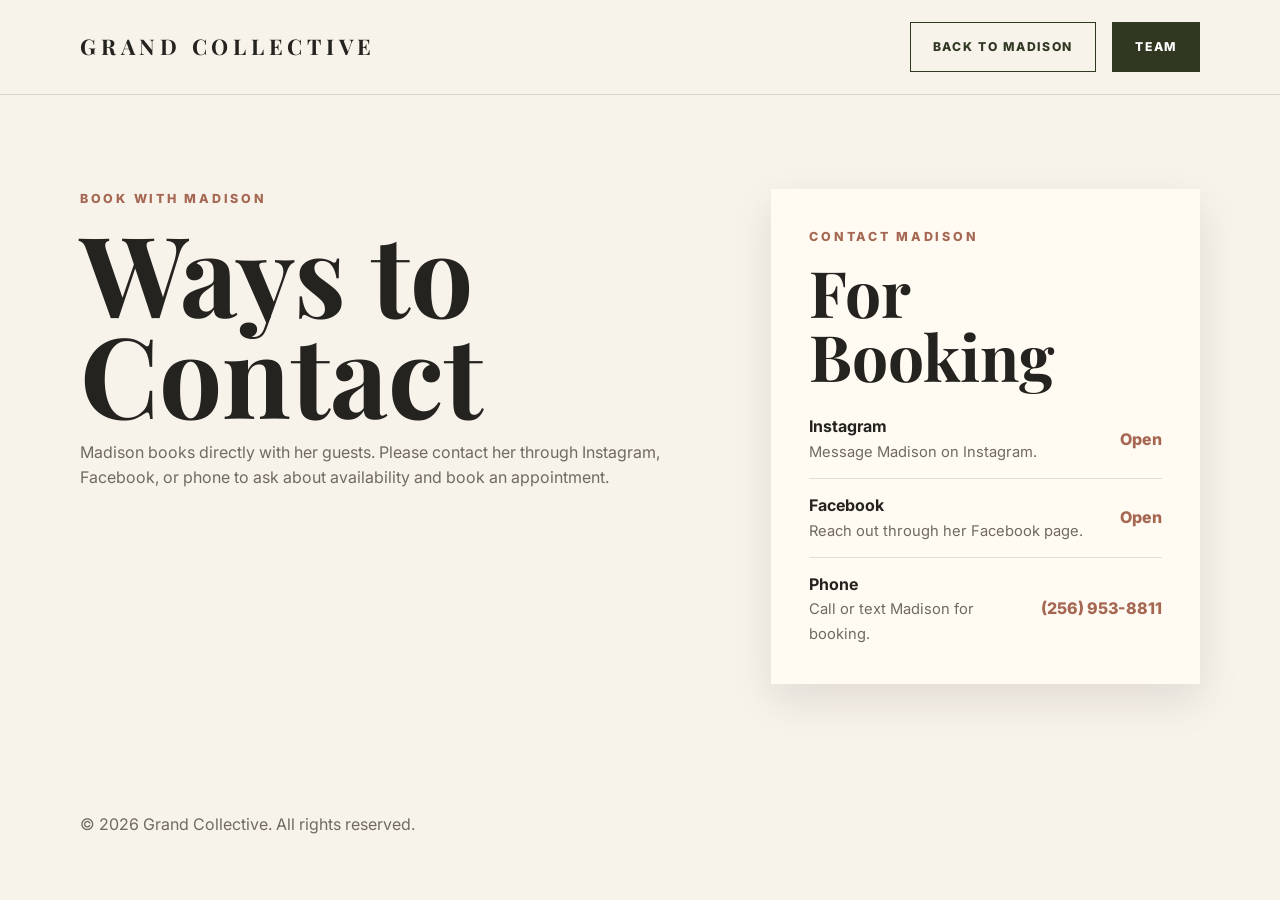
<file: madison-contact.html>
<!doctype html>
<html lang="en">
  <head>
    <meta charset="utf-8" />
    <meta name="viewport" content="width=device-width, initial-scale=1" />
    <title>Contact Madison Richardson | Grand Collective</title>
    <meta
      name="description"
      content="Contact Madison Richardson at Grand Collective for booking through Instagram, Facebook, or phone."
    />
    <link rel="preconnect" href="https://fonts.googleapis.com" />
    <link rel="preconnect" href="https://fonts.gstatic.com" crossorigin />
    <link
      href="https://fonts.googleapis.com/css2?family=Inter:wght@400;600;700;800&family=Playfair+Display:wght@600;700&display=swap"
      rel="stylesheet"
    />
    <style>
      body{margin:0;background:#f7f2ea;color:#24231f;font-family:Inter,system-ui,sans-serif;line-height:1.55}a{color:inherit;text-decoration:none}.shell{width:min(1120px,calc(100% - 40px));margin:0 auto}.topbar{padding:22px 0;border-bottom:1px solid rgba(36,35,31,.13)}.topbar-inner,.actions{display:flex;align-items:center;justify-content:space-between;gap:16px}.brand{font-family:"Playfair Display",Georgia,serif;font-size:1.35rem;font-weight:700;letter-spacing:.22em}.button{display:inline-flex;align-items:center;justify-content:center;min-height:48px;padding:0 22px;border:1px solid #303822;background:#303822;color:#fff;font-size:.76rem;font-weight:800;letter-spacing:.14em;text-transform:uppercase}.button.secondary{background:transparent;color:#303822}.section{padding:clamp(58px,8vw,94px) 0}.grid{display:grid;grid-template-columns:minmax(0,.78fr) minmax(280px,.54fr);gap:clamp(34px,6vw,72px);align-items:start}.eyebrow{margin:0 0 14px;color:#a56752;font-size:.78rem;font-weight:800;letter-spacing:.22em;text-transform:uppercase}h1,h2,h3{font-family:"Playfair Display",Georgia,serif;letter-spacing:0}h1{margin:0;font-size:clamp(3.7rem,9vw,7rem);line-height:.9}h2{margin:0 0 22px;font-size:clamp(2.2rem,5vw,4rem);line-height:1}.lead,p{color:#6f6a62}.panel{background:#fffaf2;padding:clamp(24px,4vw,38px);box-shadow:0 16px 40px rgba(32,28,22,.1)}.contact-list{display:grid;gap:14px;margin-top:26px}.contact-row{display:grid;grid-template-columns:1fr auto;gap:18px;align-items:center;padding-bottom:14px;border-bottom:1px solid rgba(36,35,31,.13)}.contact-row:last-child{padding-bottom:0;border-bottom:0}.contact-row strong{display:block}.contact-row span{color:#6f6a62;font-size:.92rem}.contact-link{color:#a56752;font-weight:800;white-space:nowrap}footer{padding:34px 0;color:#6f6a62}@media(max-width:800px){.topbar-inner,.actions{align-items:flex-start;flex-direction:column}.grid{grid-template-columns:1fr}.contact-row{grid-template-columns:1fr}}
    </style>
  </head>
  <body>
    <header class="topbar">
      <div class="shell topbar-inner">
        <a class="brand" href="index.html">GRAND COLLECTIVE</a>
        <div class="actions">
          <a class="button secondary" href="madison.html">Back to Madison</a>
          <a class="button" href="index.html#team">Team</a>
        </div>
      </div>
    </header>

    <main>
      <section class="section">
        <div class="shell grid">
          <div>
            <p class="eyebrow">Book With Madison</p>
            <h1>Ways to Contact</h1>
            <p class="lead">
              Madison books directly with her guests. Please contact her through Instagram, Facebook, or phone to ask
              about availability and book an appointment.
            </p>
          </div>

          <div class="panel">
            <p class="eyebrow">Contact Madison</p>
            <h2>For Booking</h2>
            <div class="contact-list">
              <div class="contact-row">
                <div><strong>Instagram</strong><span>Message Madison on Instagram.</span></div>
                <a
                  class="contact-link"
                  href="https://www.instagram.com/madisonrichardson_stylist?utm_source=ig_web_button_share_sheet&igsh=ZDNlZDc0MzIxNw=="
                  target="_blank"
                  rel="noopener noreferrer"
                >
                  Open
                </a>
              </div>
              <div class="contact-row">
                <div><strong>Facebook</strong><span>Reach out through her Facebook page.</span></div>
                <a
                  class="contact-link"
                  href="https://www.facebook.com/hairbyMadisonAlyse"
                  target="_blank"
                  rel="noopener noreferrer"
                >
                  Open
                </a>
              </div>
              <div class="contact-row">
                <div><strong>Phone</strong><span>Call or text Madison for booking.</span></div>
                <a class="contact-link" href="tel:+12569538811">(256) 953-8811</a>
              </div>
            </div>
          </div>
        </div>
      </section>
    </main>

    <footer>
      <div class="shell">© 2026 Grand Collective. All rights reserved.</div>
    </footer>
  </body>
</html>
</file>
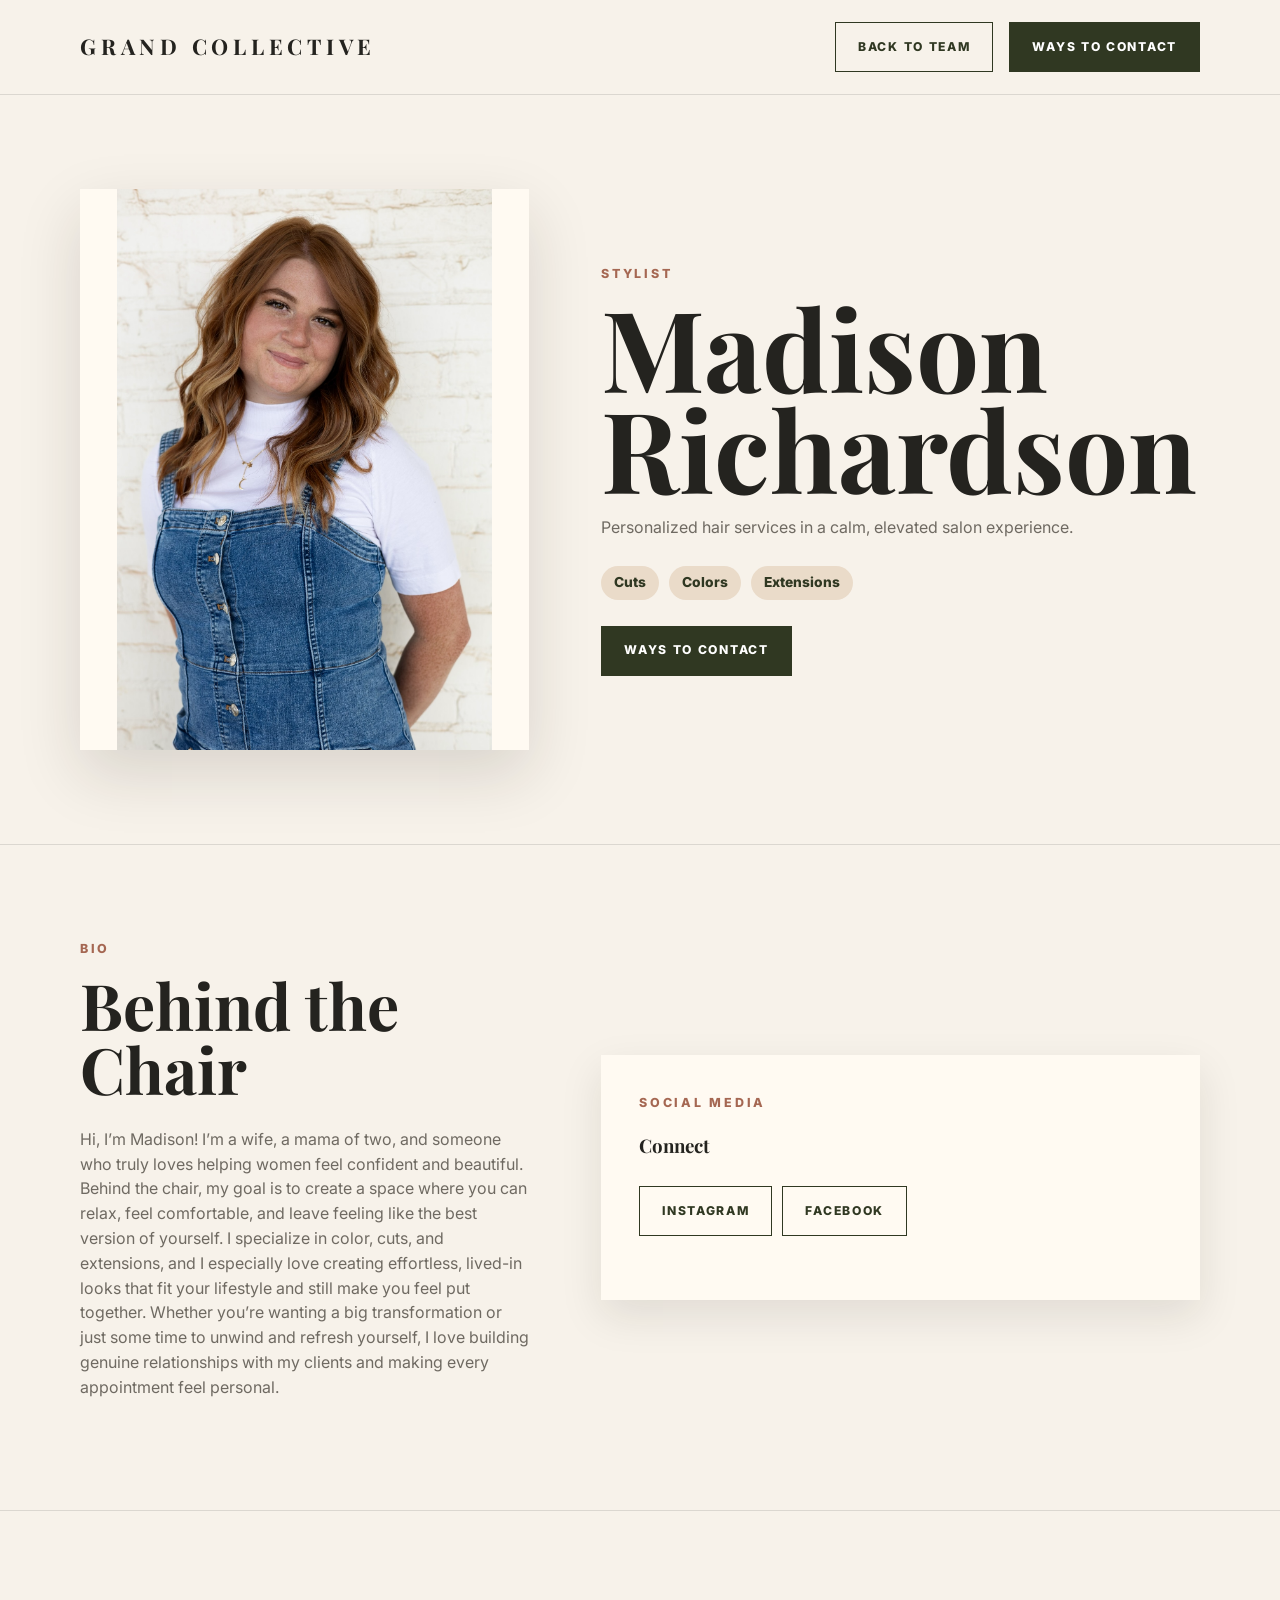
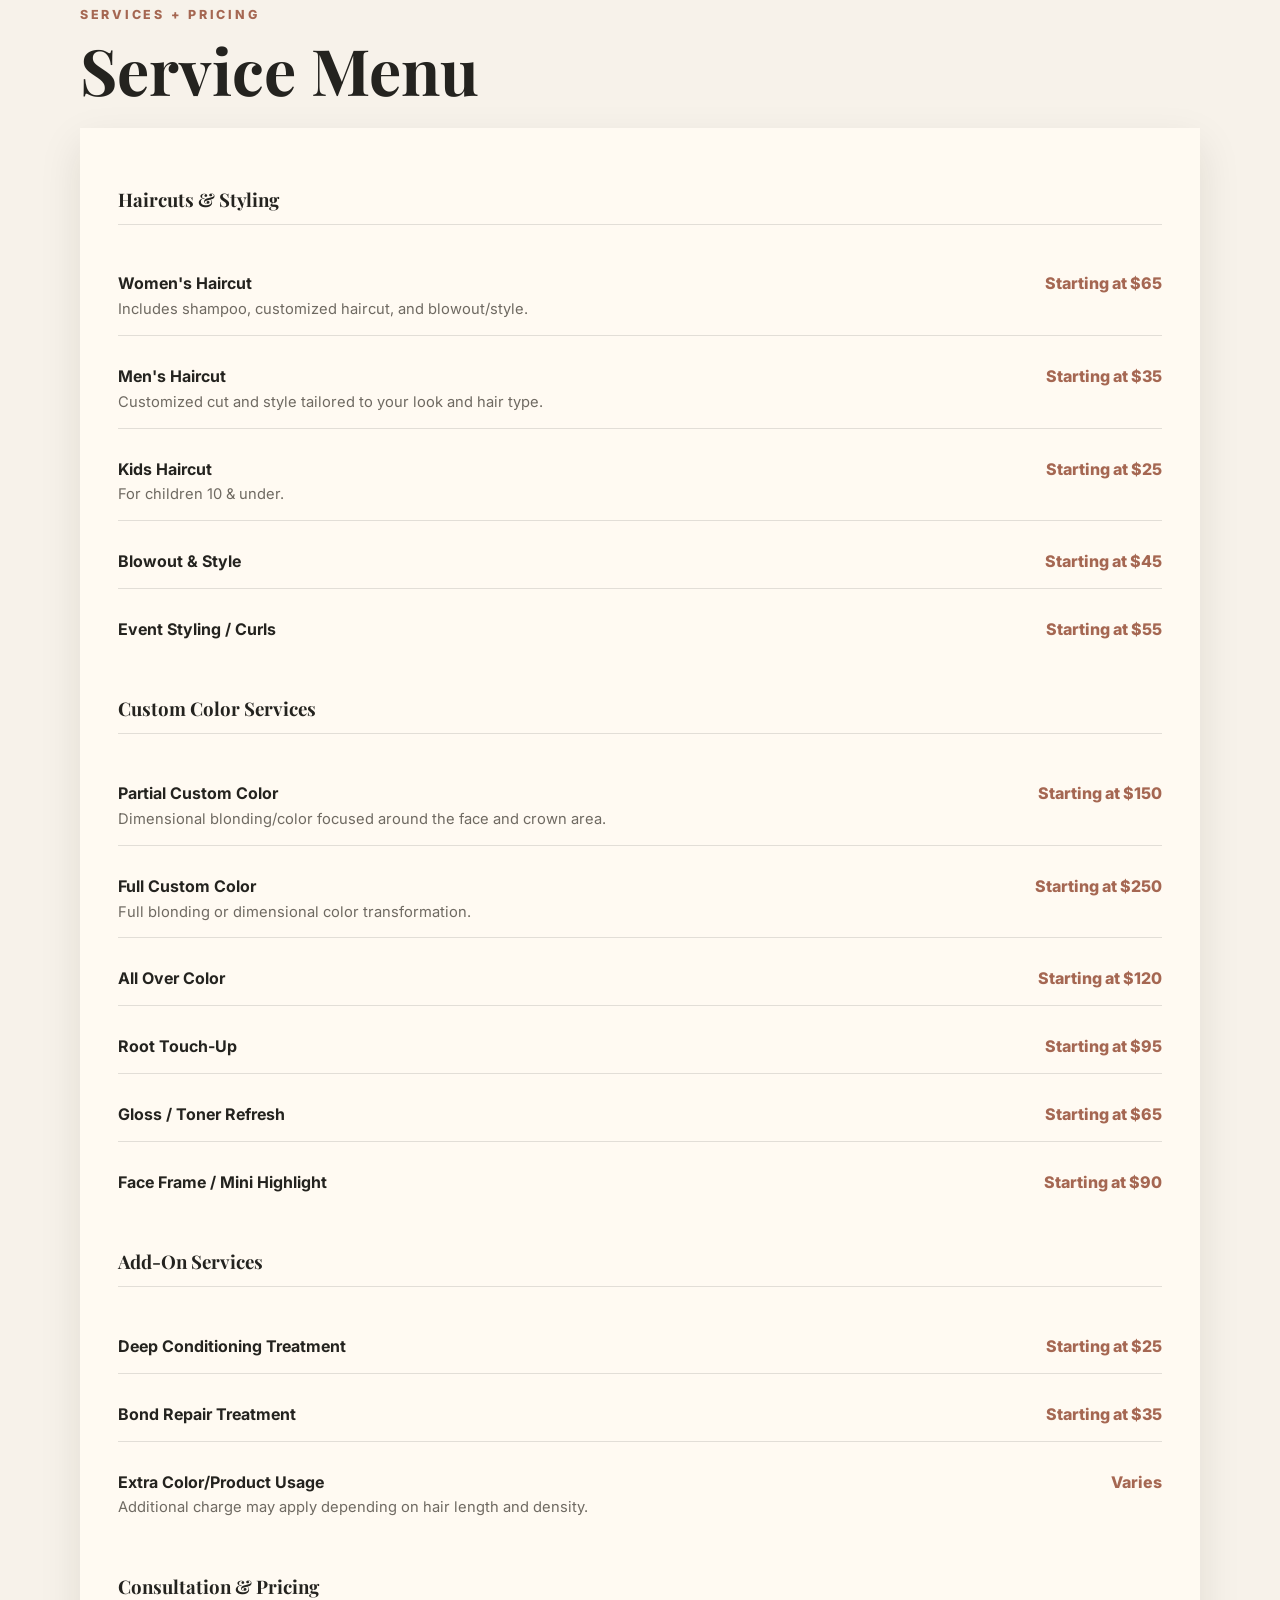
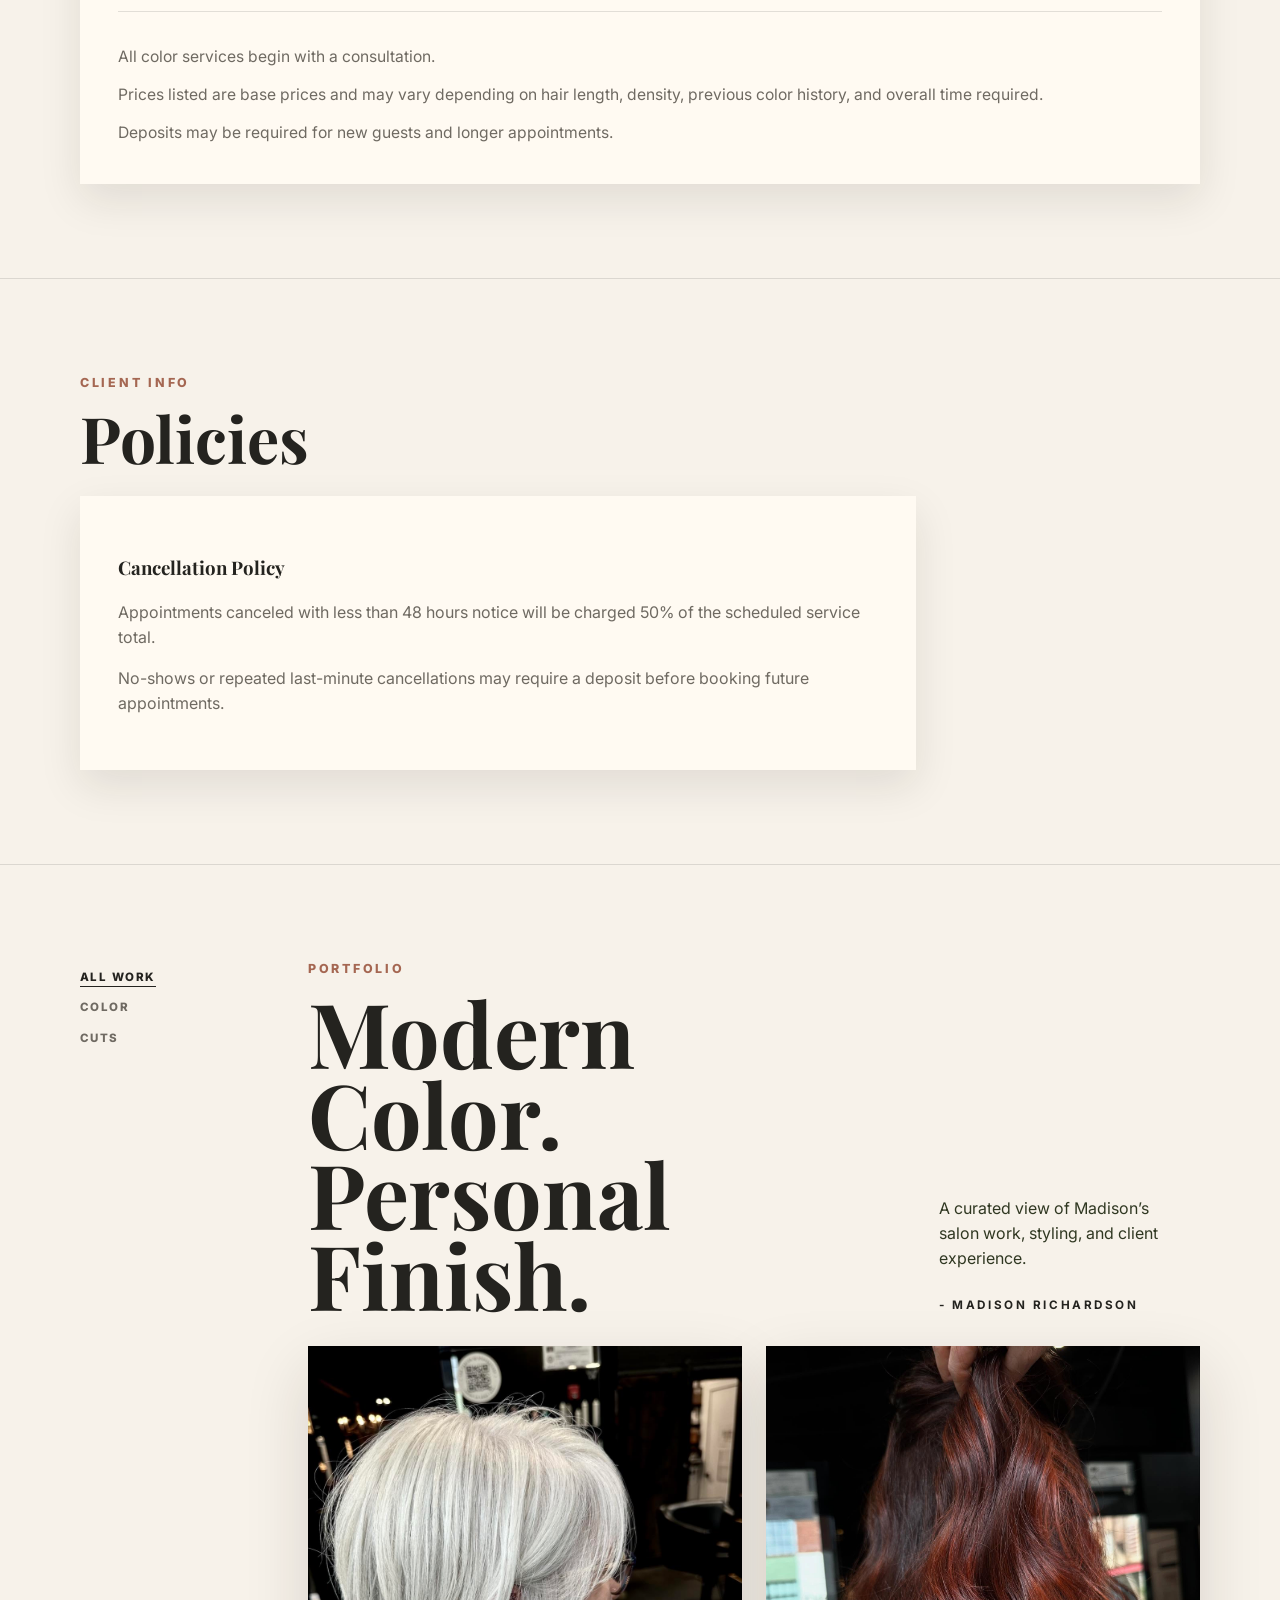
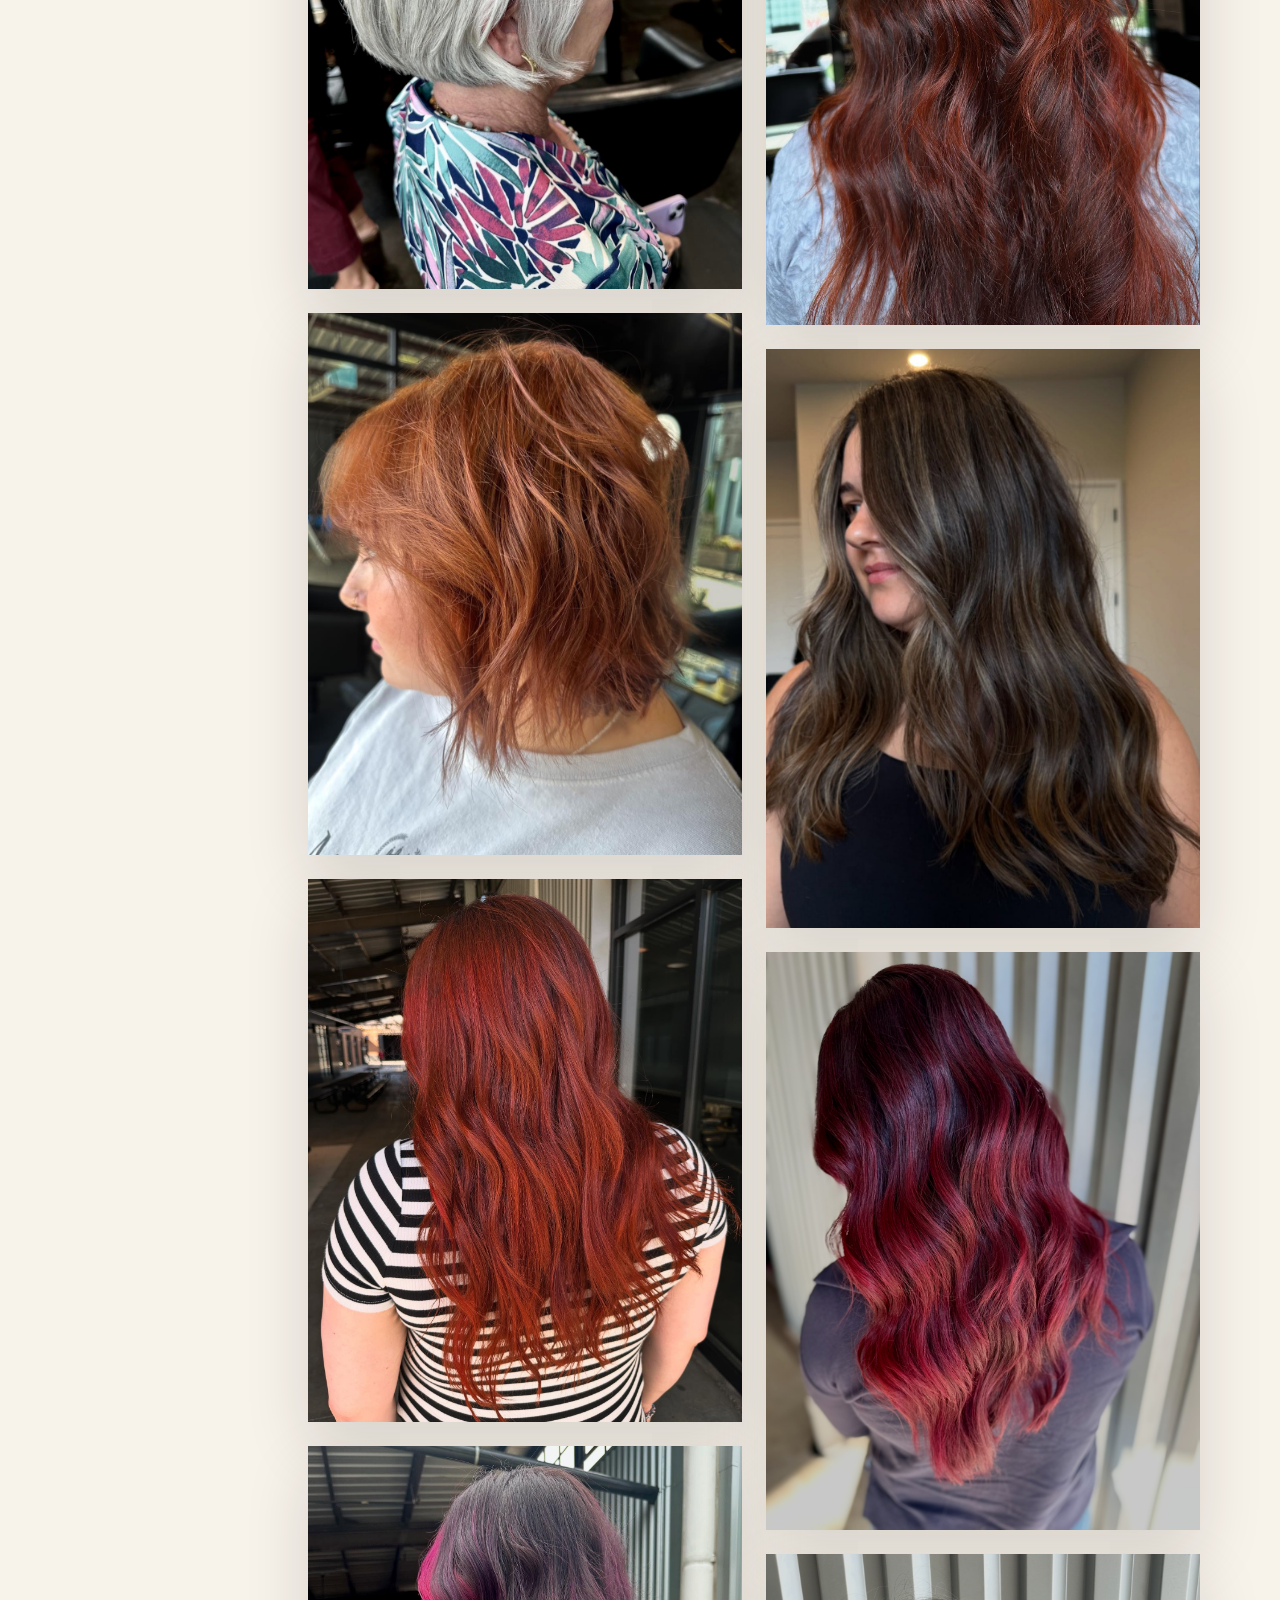
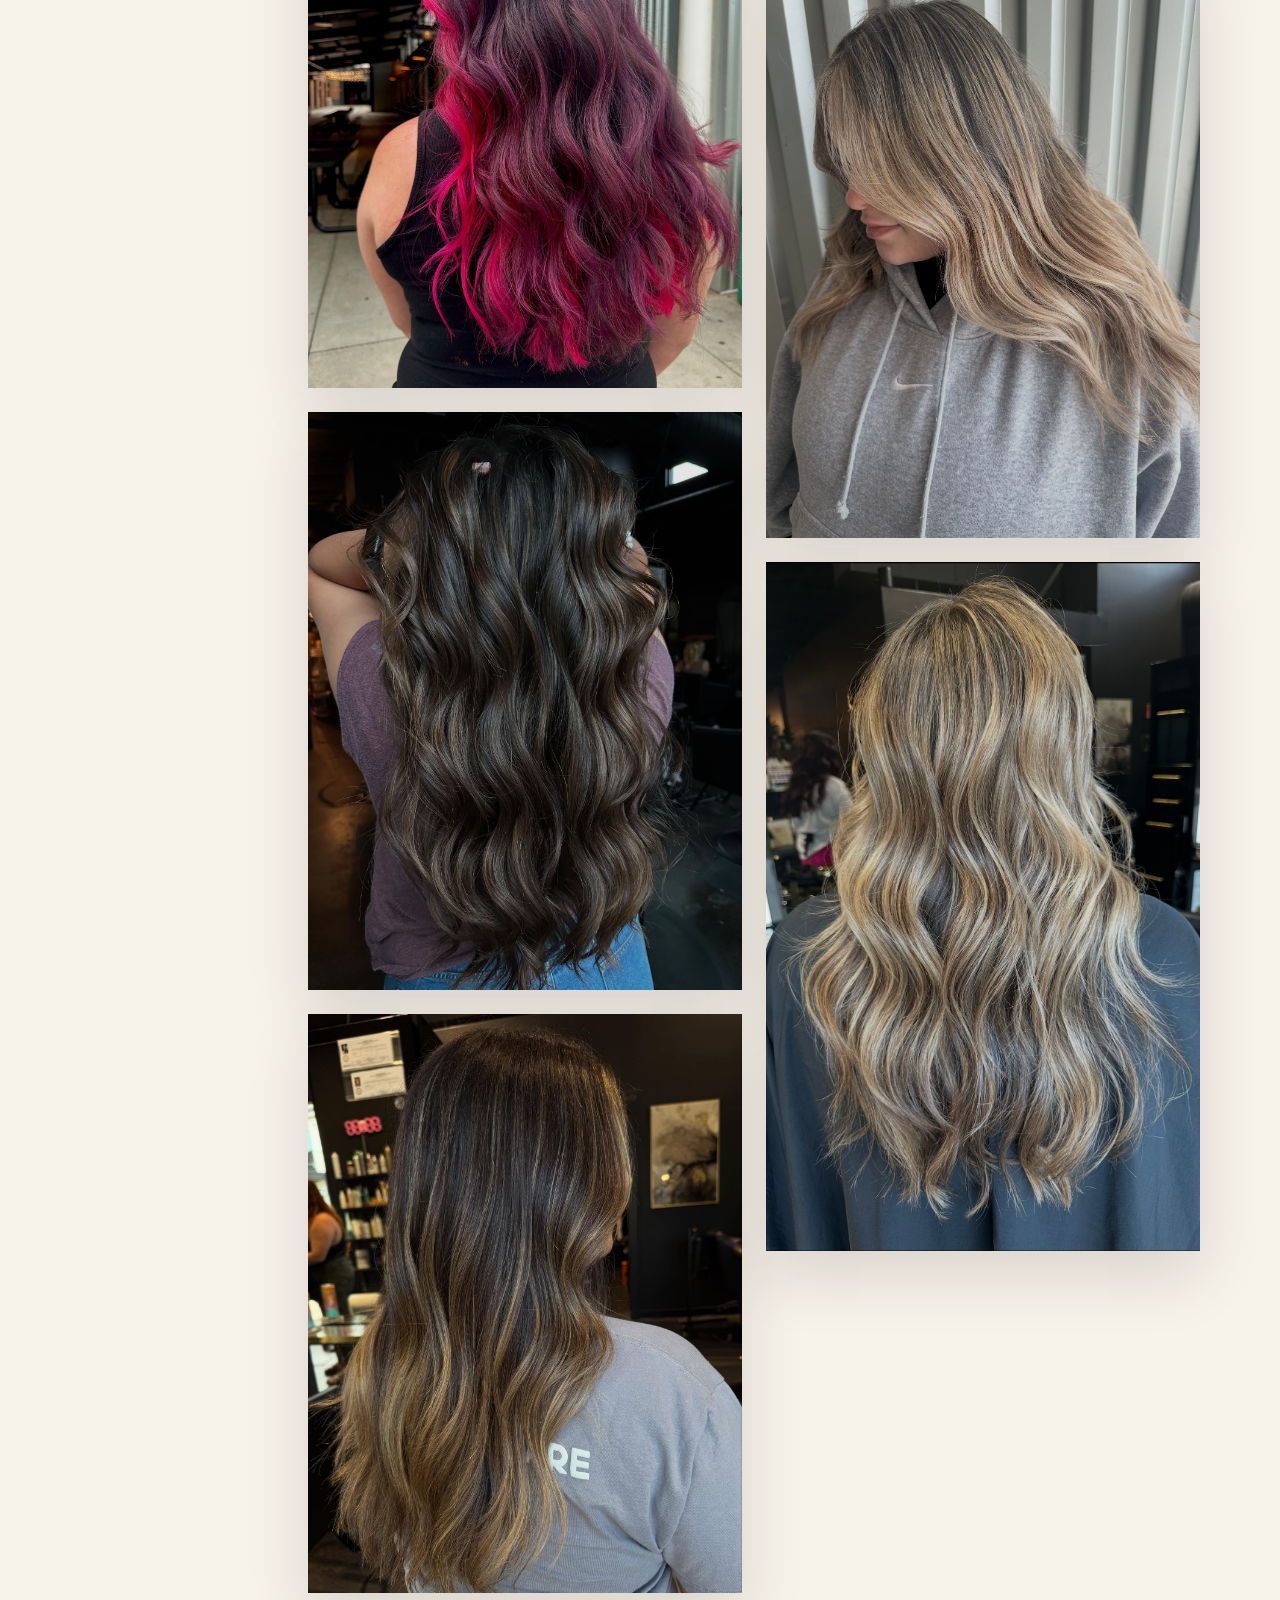
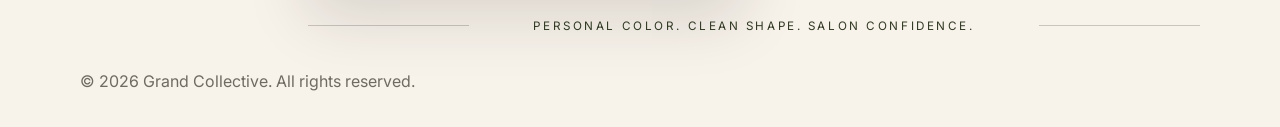
<file: madison.html>
<!doctype html>
<html lang="en">
  <head>
    <meta charset="utf-8" />
    <meta name="viewport" content="width=device-width, initial-scale=1" />
    <title>Madison Richardson | Grand Collective</title>
    <meta
      name="description"
      content="Meet Madison Richardson at Grand Collective. Explore her bio, services, pricing, portfolio, and social links."
    />
    <link rel="preconnect" href="https://fonts.googleapis.com" />
    <link rel="preconnect" href="https://fonts.gstatic.com" crossorigin />
    <link
      href="https://fonts.googleapis.com/css2?family=Inter:wght@400;600;700;800&family=Playfair+Display:wght@600;700&display=swap"
      rel="stylesheet"
    />
    <style>
      body{margin:0;background:#f7f2ea;color:#24231f;font-family:Inter,system-ui,sans-serif;line-height:1.55}a{color:inherit;text-decoration:none}img{display:block;width:100%;object-fit:cover}.shell{width:min(1120px,calc(100% - 40px));margin:0 auto}.topbar{padding:22px 0;border-bottom:1px solid rgba(36,35,31,.13)}.topbar-inner,.actions{display:flex;align-items:center;justify-content:space-between;gap:16px}.brand{font-family:"Playfair Display",Georgia,serif;font-size:1.35rem;font-weight:700;letter-spacing:.22em}.button{display:inline-flex;align-items:center;justify-content:center;min-height:48px;padding:0 22px;border:1px solid #303822;background:#303822;color:#fff;font-size:.76rem;font-weight:800;letter-spacing:.14em;text-transform:uppercase}.button.secondary{background:transparent;color:#303822}.hero,.section{padding:clamp(58px,8vw,94px) 0}.grid{display:grid;grid-template-columns:minmax(280px,.75fr) minmax(0,1fr);gap:clamp(34px,6vw,72px);align-items:center}.portrait{aspect-ratio:4/5;object-fit:contain;object-position:center top;background:#fffaf2;box-shadow:0 24px 60px rgba(35,29,22,.14)}.eyebrow{margin:0 0 14px;color:#a56752;font-size:.78rem;font-weight:800;letter-spacing:.22em;text-transform:uppercase}h1,h2,h3{font-family:"Playfair Display",Georgia,serif;letter-spacing:0}h1{margin:0;font-size:clamp(3.7rem,9vw,7rem);line-height:.9}h2{margin:0 0 26px;font-size:clamp(2.3rem,5vw,4.1rem);line-height:1}.lead,p{color:#6f6a62}.chips,.socials{display:flex;flex-wrap:wrap;gap:10px;margin:26px 0}.chip{display:inline-flex;align-items:center;min-height:34px;padding:0 13px;border-radius:999px;background:#eadbc9;color:#303822;font-weight:800;font-size:.86rem}.section{border-top:1px solid rgba(36,35,31,.13)}.panel{background:#fffaf2;padding:clamp(24px,4vw,38px);box-shadow:0 16px 40px rgba(32,28,22,.1)}.service-row{display:grid;grid-template-columns:1fr auto;gap:18px;padding:14px 0;border-bottom:1px solid rgba(36,35,31,.13)}.service-row:first-child{padding-top:0}.service-row:last-child{border-bottom:0;padding-bottom:0}.price{color:#a56752;font-weight:800;white-space:nowrap}.portfolio{display:grid;grid-template-columns:1fr 1fr;gap:22px}.portfolio img{height:430px;box-shadow:0 24px 60px rgba(35,29,22,.14)}footer{padding:34px 0;color:#6f6a62}@media(max-width:800px){.topbar-inner,.actions{align-items:flex-start;flex-direction:column}.grid,.portfolio{grid-template-columns:1fr}.portfolio img{height:auto;aspect-ratio:4/5}}
    </style>
    <style>
      .service-list{display:grid;gap:34px}.service-group{display:grid;gap:14px}.service-group h3{padding-bottom:10px;border-bottom:1px solid rgba(36,35,31,.13)}.service-note{margin:0;color:#6f6a62;font-size:.98rem}.service-row strong{display:block}.service-row span{color:#6f6a62;font-size:.92rem}.policy-card{max-width:760px}
      .portfolio-section{padding-bottom:0}.portfolio-editorial{display:grid;grid-template-columns:170px minmax(0,1fr);gap:clamp(28px,5vw,58px)}.portfolio-nav{display:flex;flex-direction:column;gap:13px;padding-top:10px;color:#6f6a62;font-size:.72rem;font-weight:800;letter-spacing:.13em;text-transform:uppercase}.portfolio-nav button{width:fit-content;padding:0;border:0;background:transparent;color:inherit;font:inherit;letter-spacing:inherit;text-align:left;text-transform:inherit;cursor:pointer}.portfolio-nav button.is-active{color:#24231f;text-decoration:underline;text-underline-offset:5px}.portfolio-intro{display:grid;grid-template-columns:minmax(0,1fr) minmax(190px,.46fr);gap:clamp(28px,5vw,66px);align-items:end;margin-bottom:32px}.portfolio-intro h2{max-width:620px;margin-bottom:0;font-size:clamp(3.4rem,7vw,6.7rem);line-height:.9}.portfolio-note{max-width:240px;margin:0 0 12px;color:#303822}.portfolio-signature{margin:26px 0 0;color:#24231f;font-size:.73rem;font-weight:700;letter-spacing:.22em;text-transform:uppercase}.portfolio-masonry{column-count:2;column-gap:24px}.portfolio-piece{break-inside:avoid;margin:0 0 24px}.portfolio-piece.is-hidden{display:none}.portfolio-piece img{height:auto;object-fit:contain;box-shadow:0 24px 60px rgba(35,29,22,.14)}.portfolio-caption{display:grid;grid-template-columns:1fr auto 1fr;gap:clamp(18px,5vw,72px);align-items:center;padding:24px 0 0;color:#303822;font-size:.73rem;letter-spacing:.22em;text-align:center;text-transform:uppercase}.portfolio-caption::before,.portfolio-caption::after{content:"";height:1px;background:rgba(36,35,31,.22)}@media(max-width:900px){.portfolio-editorial,.portfolio-intro{grid-template-columns:1fr}.portfolio-nav{flex-direction:row;flex-wrap:wrap}.portfolio-masonry{column-count:1}}@media(max-width:620px){.portfolio-caption{display:block;line-height:1.8}}
    </style>
  </head>
  <body>
    <header class="topbar">
      <div class="shell topbar-inner">
        <a class="brand" href="index.html">GRAND COLLECTIVE</a>
        <div class="actions">
          <a class="button secondary" href="index.html#team">Back to Team</a>
          <a class="button" href="madison-contact.html">Ways to Contact</a>
        </div>
      </div>
    </header>

    <main>
      <section class="hero">
        <div class="shell grid">
          <img class="portrait" src="assets/madison-profile.png" alt="Madison Richardson" />
          <div>
            <p class="eyebrow">Stylist</p>
            <h1>Madison Richardson</h1>
            <p class="lead">Personalized hair services in a calm, elevated salon experience.</p>
            <div class="chips" aria-label="Specialties">
              <span class="chip">Cuts</span>
              <span class="chip">Colors</span>
              <span class="chip">Extensions</span>
            </div>
            <a class="button" href="madison-contact.html">Ways to Contact</a>
          </div>
        </div>
      </section>

      <section class="section">
        <div class="shell grid">
          <div>
            <p class="eyebrow">Bio</p>
            <h2>Behind the Chair</h2>
            <p>Hi, I’m Madison! I’m a wife, a mama of two, and someone who truly loves helping women feel confident and beautiful. Behind the chair, my goal is to create a space where you can relax, feel comfortable, and leave feeling like the best version of yourself. I specialize in color, cuts, and extensions, and I especially love creating effortless, lived-in looks that fit your lifestyle and still make you feel put together. Whether you’re wanting a big transformation or just some time to unwind and refresh yourself, I love building genuine relationships with my clients and making every appointment feel personal.</p>
          </div>
          <div class="panel">
            <p class="eyebrow">Social Media</p>
            <h3>Connect</h3>
            <div class="socials">
              <a
                class="button secondary"
                href="https://www.instagram.com/madisonrichardson_stylist?utm_source=ig_web_button_share_sheet&igsh=ZDNlZDc0MzIxNw=="
                target="_blank"
                rel="noopener noreferrer"
              >
                Instagram
              </a>
              <a
                class="button secondary"
                href="https://www.facebook.com/hairbyMadisonAlyse"
                target="_blank"
                rel="noopener noreferrer"
              >
                Facebook
              </a>
            </div>
          </div>
        </div>
      </section>

      <section class="section">
        <div class="shell">
          <p class="eyebrow">Services + Pricing</p>
          <h2>Service Menu</h2>
          <div class="panel service-list">
            <div class="service-group">
              <h3>Haircuts &amp; Styling</h3>
              <div class="service-row">
                <div><strong>Women's Haircut</strong><span>Includes shampoo, customized haircut, and blowout/style.</span></div>
                <div class="price">Starting at $65</div>
              </div>
              <div class="service-row">
                <div><strong>Men's Haircut</strong><span>Customized cut and style tailored to your look and hair type.</span></div>
                <div class="price">Starting at $35</div>
              </div>
              <div class="service-row">
                <div><strong>Kids Haircut</strong><span>For children 10 &amp; under.</span></div>
                <div class="price">Starting at $25</div>
              </div>
              <div class="service-row"><div><strong>Blowout &amp; Style</strong></div><div class="price">Starting at $45</div></div>
              <div class="service-row"><div><strong>Event Styling / Curls</strong></div><div class="price">Starting at $55</div></div>
            </div>

            <div class="service-group">
              <h3>Custom Color Services</h3>
              <div class="service-row">
                <div><strong>Partial Custom Color</strong><span>Dimensional blonding/color focused around the face and crown area.</span></div>
                <div class="price">Starting at $150</div>
              </div>
              <div class="service-row">
                <div><strong>Full Custom Color</strong><span>Full blonding or dimensional color transformation.</span></div>
                <div class="price">Starting at $250</div>
              </div>
              <div class="service-row"><div><strong>All Over Color</strong></div><div class="price">Starting at $120</div></div>
              <div class="service-row"><div><strong>Root Touch-Up</strong></div><div class="price">Starting at $95</div></div>
              <div class="service-row"><div><strong>Gloss / Toner Refresh</strong></div><div class="price">Starting at $65</div></div>
              <div class="service-row"><div><strong>Face Frame / Mini Highlight</strong></div><div class="price">Starting at $90</div></div>
            </div>

            <div class="service-group">
              <h3>Add-On Services</h3>
              <div class="service-row"><div><strong>Deep Conditioning Treatment</strong></div><div class="price">Starting at $25</div></div>
              <div class="service-row"><div><strong>Bond Repair Treatment</strong></div><div class="price">Starting at $35</div></div>
              <div class="service-row">
                <div><strong>Extra Color/Product Usage</strong><span>Additional charge may apply depending on hair length and density.</span></div>
                <div class="price">Varies</div>
              </div>
            </div>

            <div class="service-group">
              <h3>Consultation &amp; Pricing</h3>
              <p class="service-note">All color services begin with a consultation.</p>
              <p class="service-note">Prices listed are base prices and may vary depending on hair length, density, previous color history, and overall time required.</p>
              <p class="service-note">Deposits may be required for new guests and longer appointments.</p>
            </div>

          </div>
        </div>
      </section>

      <section class="section">
        <div class="shell">
          <p class="eyebrow">Client Info</p>
          <h2>Policies</h2>
          <div class="panel policy-card">
            <h3>Cancellation Policy</h3>
            <p>Appointments canceled with less than 48 hours notice will be charged 50% of the scheduled service total.</p>
            <p>No-shows or repeated last-minute cancellations may require a deposit before booking future appointments.</p>
          </div>
        </div>
      </section>

      <section class="section portfolio-section">
        <div class="shell portfolio-editorial">
          <aside class="portfolio-nav" aria-label="Portfolio categories">
            <button class="is-active" type="button" data-filter="all" aria-pressed="true">All Work</button>
            <button type="button" data-filter="color" aria-pressed="false">Color</button>
            <button type="button" data-filter="cuts" aria-pressed="false">Cuts</button>
          </aside>
          <div>
            <div class="portfolio-intro">
              <div>
                <p class="eyebrow">Portfolio</p>
                <h2>Modern Color. Personal Finish.</h2>
              </div>
              <div>
                <p class="portfolio-note">A curated view of Madison’s salon work, styling, and client experience.</p>
                <p class="portfolio-signature">- Madison Richardson</p>
              </div>
            </div>
            <div class="portfolio-masonry">
              <figure class="portfolio-piece" data-categories="color cuts">
                <img src="assets/488903872_661149833339016_8282954324657437651_n.jpg" alt="Short white bob haircut by Madison Richardson" />
              </figure>
              <figure class="portfolio-piece" data-categories="color cuts">
                <img src="assets/489358970_661137706673562_7415157664491139295_n.jpg" alt="Copper textured bob by Madison Richardson" />
              </figure>
              <figure class="portfolio-piece" data-categories="color">
                <img src="assets/491427333_18354011023150814_3414019241122478183_n.jpg" alt="Long vivid red hair color by Madison Richardson" />
              </figure>
              <figure class="portfolio-piece" data-categories="color extensions">
                <img src="assets/495499049_18355265527150814_5220133221905859807_n.jpg" alt="Purple and pink vivid extensions by Madison Richardson" />
              </figure>
              <figure class="portfolio-piece" data-categories="color extensions">
                <img src="assets/505474251_18360116125150814_9102112816643417814_n.jpg" alt="Dimensional brunette extensions by Madison Richardson" />
              </figure>
              <figure class="portfolio-piece" data-categories="color">
                <img src="assets/517972119_18363782554150814_5582973418264632617_n.jpg" alt="Dimensional brunette color by Madison Richardson" />
              </figure>
              <figure class="portfolio-piece" data-categories="color">
                <img src="assets/525180161_18365316925150814_8832035303114610552_n.jpg" alt="Red brunette dimensional color by Madison Richardson" />
              </figure>
              <figure class="portfolio-piece" data-categories="color extensions">
                <img src="assets/673120393_18403836358150814_3148015212665292755_n.jpg" alt="Dimensional brunette waves by Madison Richardson" />
              </figure>
              <figure class="portfolio-piece" data-categories="color">
                <img src="assets/madison-portfolio-2933.png" alt="Vivid red waves by Madison Richardson" />
              </figure>
              <figure class="portfolio-piece" data-categories="blondes color">
                <img src="assets/madison-portfolio-2935.png" alt="Dimensional blonde color by Madison Richardson" />
              </figure>
              <figure class="portfolio-piece" data-categories="blondes color">
                <img src="assets/madison-portfolio-2934.jpeg" alt="Blonde waves by Madison Richardson" />
              </figure>
            </div>
            <div class="portfolio-caption"><span>Personal color. Clean shape. Salon confidence.</span></div>
          </div>
        </div>
      </section>
    </main>

    <footer>
      <div class="shell">© 2026 Grand Collective. All rights reserved.</div>
    </footer>
    <script>
      const filterButtons = document.querySelectorAll(".portfolio-nav button");
      const portfolioPieces = document.querySelectorAll(".portfolio-piece");
      filterButtons.forEach((button) => {
        button.addEventListener("click", () => {
          const filter = button.dataset.filter;
          filterButtons.forEach((item) => {
            const isActive = item === button;
            item.classList.toggle("is-active", isActive);
            item.setAttribute("aria-pressed", String(isActive));
          });
          portfolioPieces.forEach((piece) => {
            const categories = piece.dataset.categories.split(" ");
            piece.classList.toggle("is-hidden", filter !== "all" && !categories.includes(filter));
          });
        });
      });
    </script>
  </body>
</html>
</file>
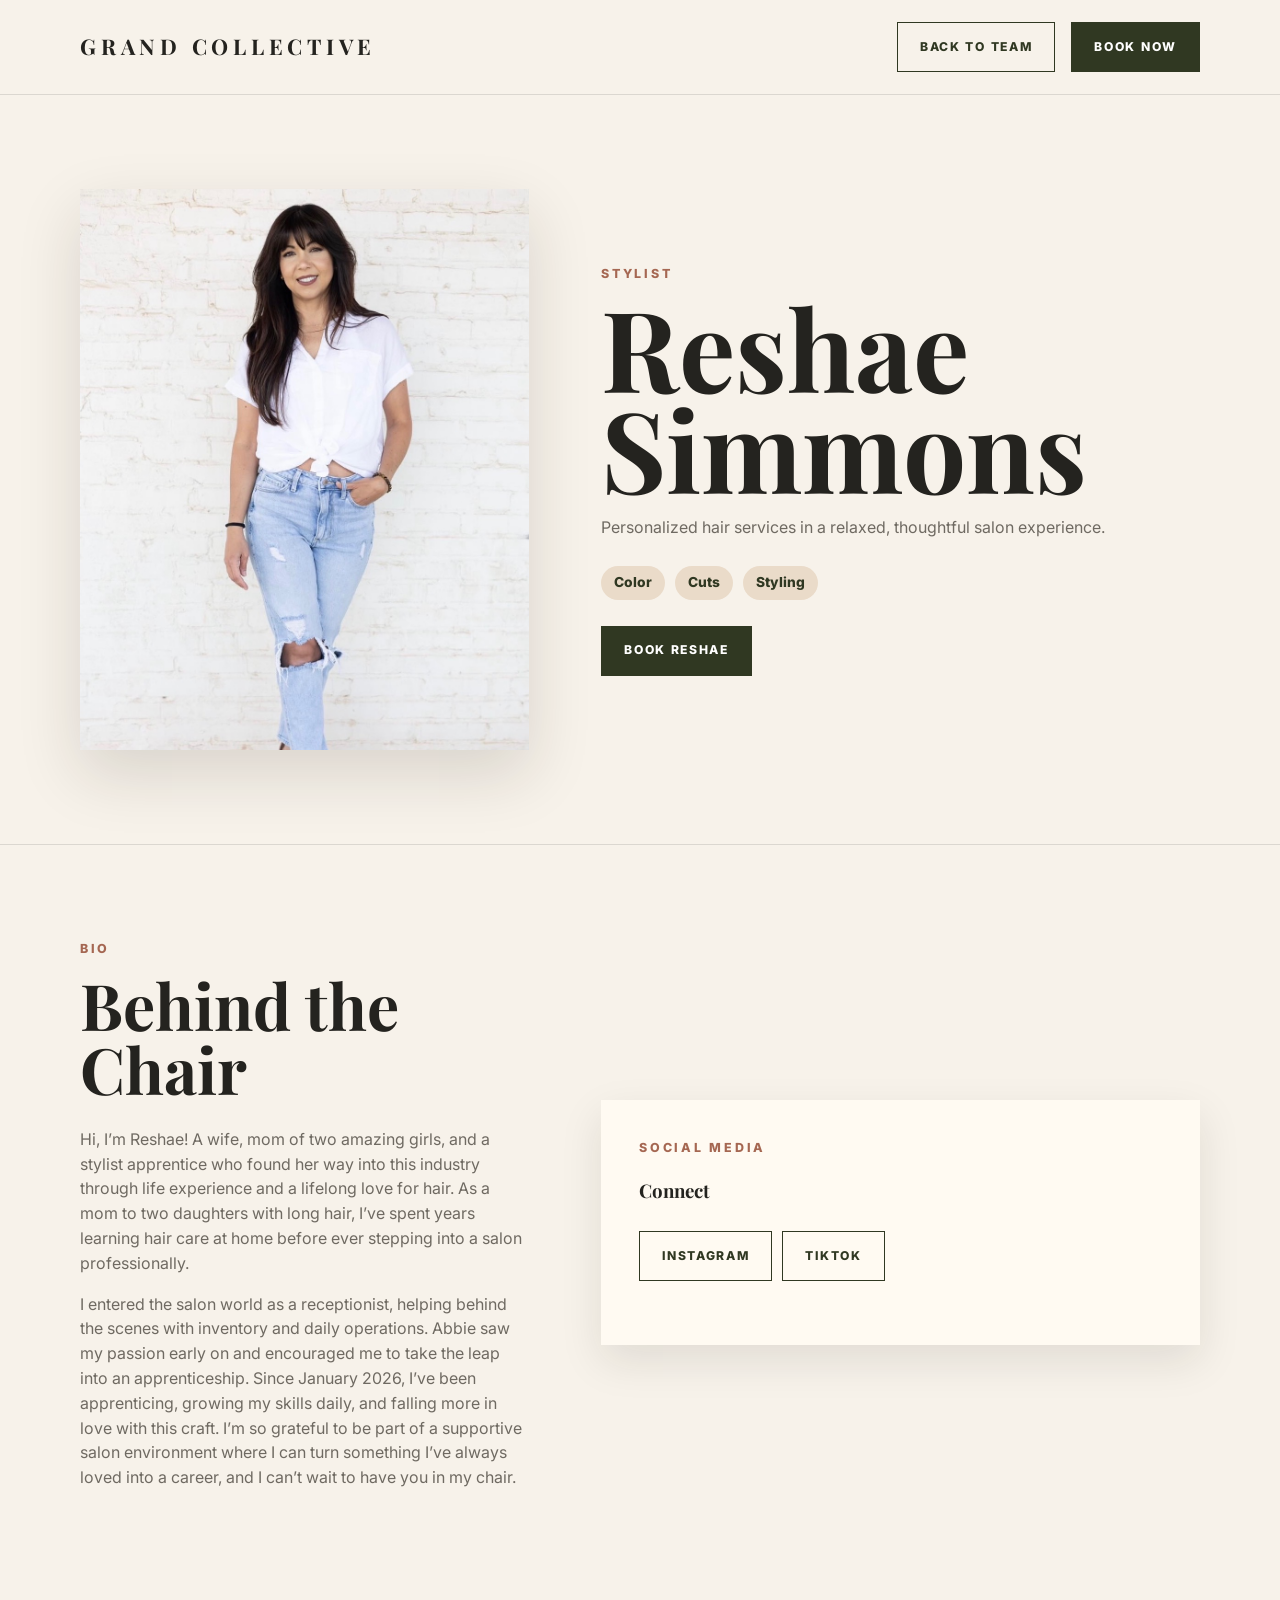
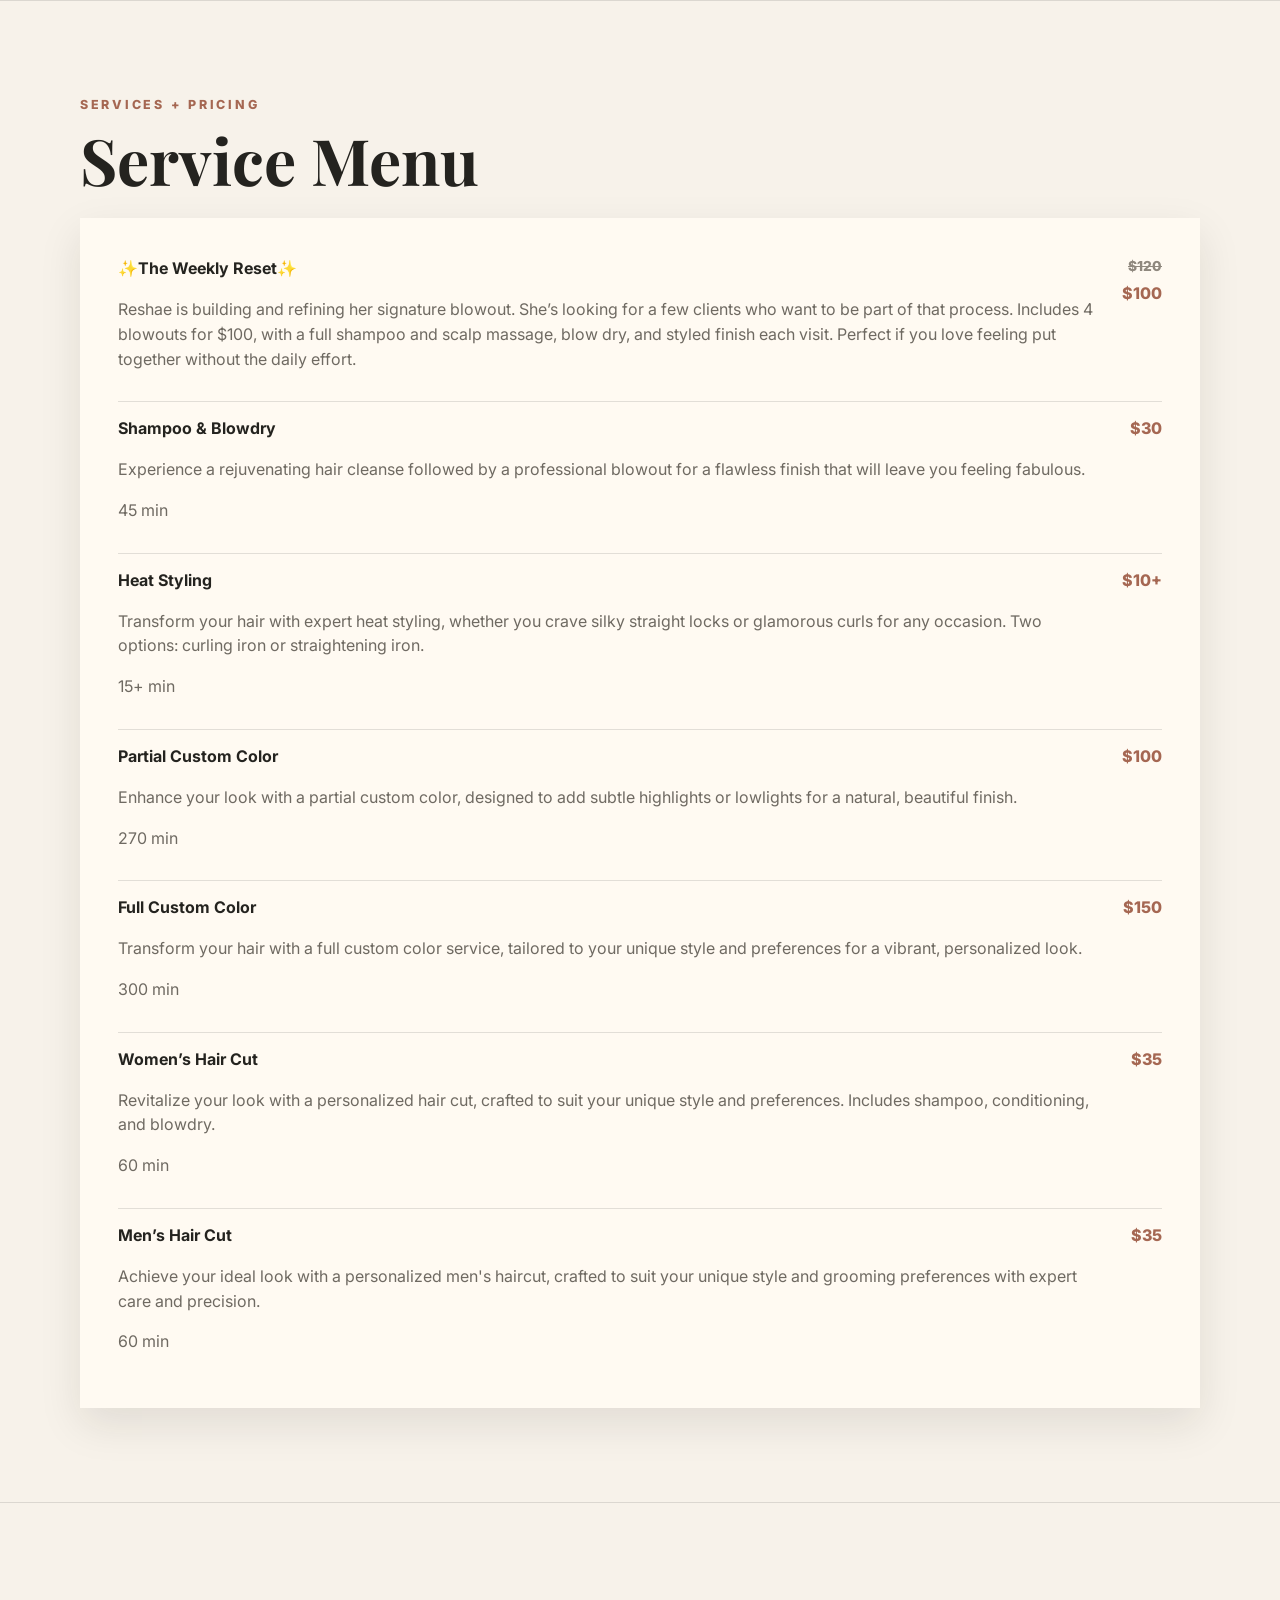
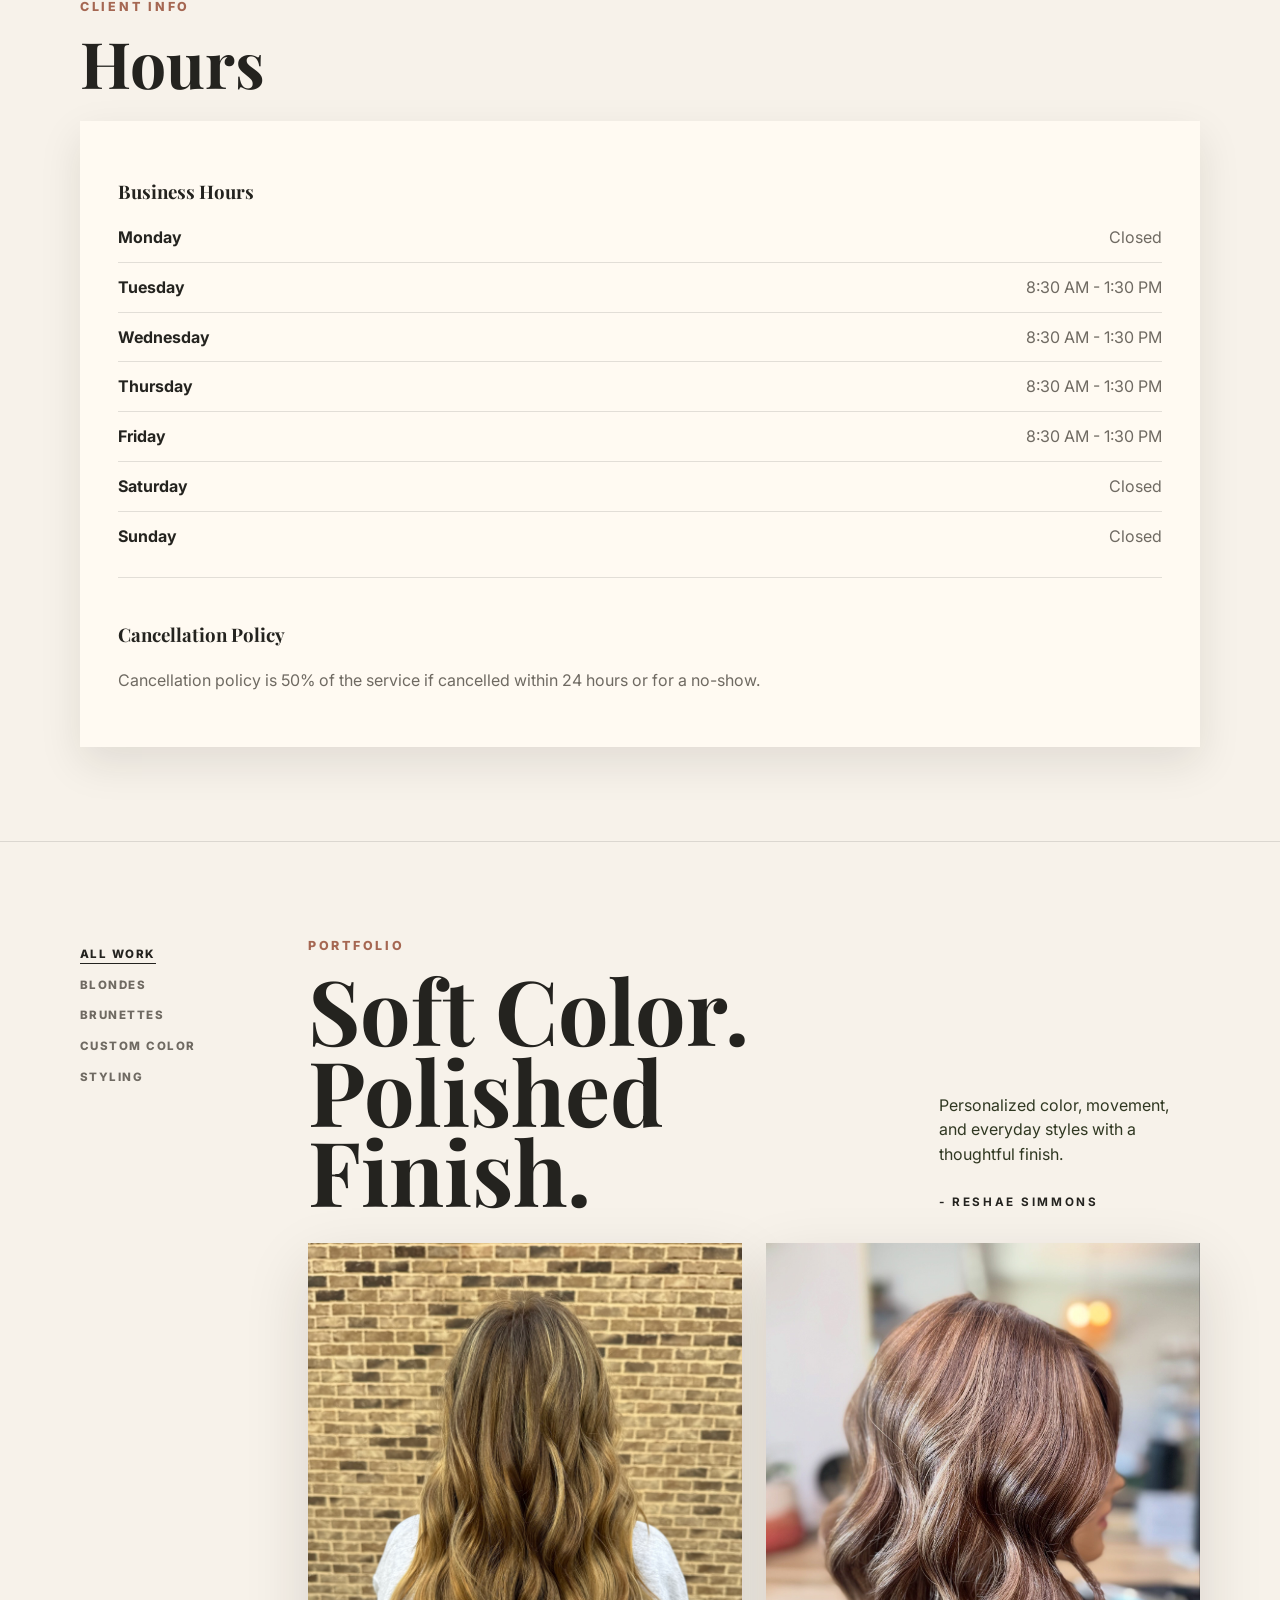
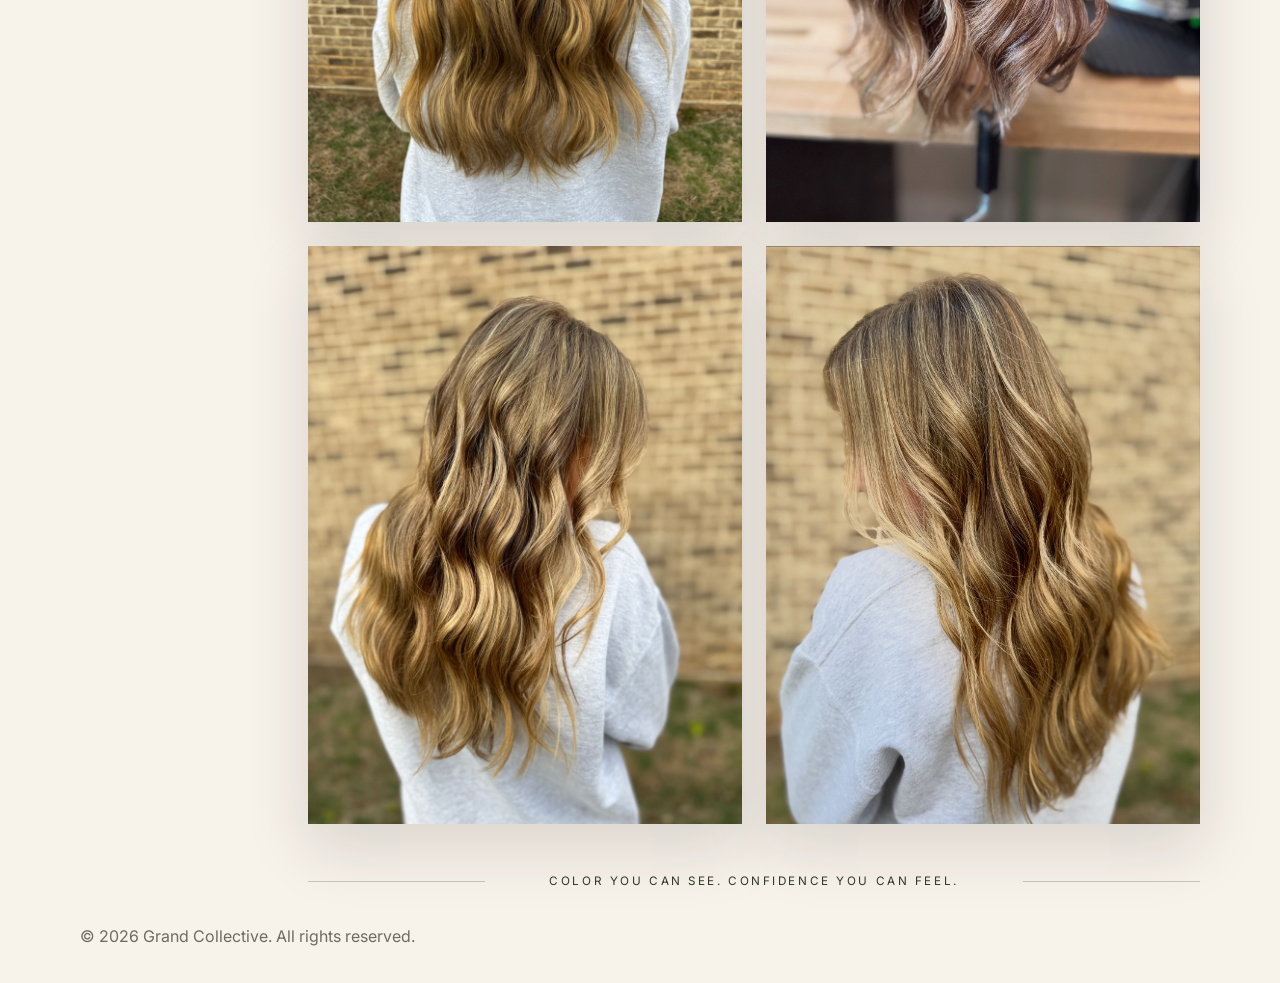
<file: reshae-simmons.html>
<!doctype html>
<html lang="en">
  <head>
    <meta charset="utf-8" />
    <meta name="viewport" content="width=device-width, initial-scale=1" />
    <title>Reshae Simmons | Grand Collective</title>
    <meta
      name="description"
      content="Meet Reshae Simmons at Grand Collective. Explore her bio, services, pricing, portfolio, and social links."
    />
    <link rel="preconnect" href="https://fonts.googleapis.com" />
    <link rel="preconnect" href="https://fonts.gstatic.com" crossorigin />
    <link
      href="https://fonts.googleapis.com/css2?family=Inter:wght@400;600;700;800&family=Playfair+Display:wght@600;700&display=swap"
      rel="stylesheet"
    />
    <style>
      body {
        margin: 0;
        background: #f7f2ea;
        color: #24231f;
        font-family: Inter, system-ui, sans-serif;
        line-height: 1.55;
      }

      a {
        color: inherit;
        text-decoration: none;
      }

      img {
        display: block;
        width: 100%;
        object-fit: cover;
      }

      .shell {
        width: min(1120px, calc(100% - 40px));
        margin: 0 auto;
      }

      .topbar {
        padding: 22px 0;
        border-bottom: 1px solid rgba(36, 35, 31, 0.13);
      }

      .topbar-inner,
      .actions {
        display: flex;
        align-items: center;
        justify-content: space-between;
        gap: 16px;
      }

      .brand {
        font-family: "Playfair Display", Georgia, serif;
        font-size: 1.35rem;
        font-weight: 700;
        letter-spacing: 0.22em;
      }

      .button {
        display: inline-flex;
        align-items: center;
        justify-content: center;
        min-height: 48px;
        padding: 0 22px;
        border: 1px solid #303822;
        background: #303822;
        color: #fff;
        font-size: 0.76rem;
        font-weight: 800;
        letter-spacing: 0.14em;
        text-transform: uppercase;
      }

      .button.secondary {
        background: transparent;
        color: #303822;
      }

      .hero,
      .section {
        padding: clamp(58px, 8vw, 94px) 0;
      }

      .grid {
        display: grid;
        grid-template-columns: minmax(280px, 0.75fr) minmax(0, 1fr);
        gap: clamp(34px, 6vw, 72px);
        align-items: center;
      }

      .portrait {
        aspect-ratio: 4 / 5;
        box-shadow: 0 24px 60px rgba(35, 29, 22, 0.14);
      }

      .portrait.reshae-photo {
        object-position: center top;
      }

      .eyebrow {
        margin: 0 0 14px;
        color: #a56752;
        font-size: 0.78rem;
        font-weight: 800;
        letter-spacing: 0.22em;
        text-transform: uppercase;
      }

      h1,
      h2,
      h3 {
        font-family: "Playfair Display", Georgia, serif;
        letter-spacing: 0;
      }

      h1 {
        margin: 0;
        font-size: clamp(3.7rem, 9vw, 7rem);
        line-height: 0.9;
      }

      h2 {
        margin: 0 0 26px;
        font-size: clamp(2.3rem, 5vw, 4.1rem);
        line-height: 1;
      }

      .lead,
      p {
        color: #6f6a62;
      }

      .chips,
      .socials {
        display: flex;
        flex-wrap: wrap;
        gap: 10px;
        margin: 26px 0;
      }

      .chip {
        display: inline-flex;
        align-items: center;
        min-height: 34px;
        padding: 0 13px;
        border-radius: 999px;
        background: #eadbc9;
        color: #303822;
        font-weight: 800;
        font-size: 0.86rem;
      }

      .section {
        border-top: 1px solid rgba(36, 35, 31, 0.13);
      }

      .panel {
        background: #fffaf2;
        padding: clamp(24px, 4vw, 38px);
        box-shadow: 0 16px 40px rgba(32, 28, 22, 0.1);
      }

      .hours-list {
        display: grid;
        gap: 12px;
      }

      .hours-row {
        display: flex;
        justify-content: space-between;
        gap: 18px;
        padding-bottom: 12px;
        border-bottom: 1px solid rgba(36, 35, 31, 0.13);
      }

      .hours-row:last-child {
        padding-bottom: 0;
        border-bottom: 0;
      }

      .hours-row strong {
        color: #24231f;
      }

      .hours-row span {
        color: #6f6a62;
        text-align: right;
      }

      .policy-note {
        margin: 28px 0 0;
        padding-top: 24px;
        border-top: 1px solid rgba(36, 35, 31, 0.13);
      }

      .service-row {
        display: grid;
        grid-template-columns: 1fr auto;
        gap: 18px;
        padding: 14px 0;
        border-bottom: 1px solid rgba(36, 35, 31, 0.13);
      }

      .service-row:first-child {
        padding-top: 0;
      }

      .service-row:last-child {
        border-bottom: 0;
        padding-bottom: 0;
      }

      .price {
        color: #a56752;
        font-weight: 800;
        white-space: nowrap;
      }

      .sale-price {
        display: flex;
        flex-direction: column;
        align-items: flex-end;
        gap: 3px;
      }

      .original-price {
        color: #8f887e;
        font-size: 0.86rem;
        text-decoration: line-through;
      }

      .portfolio-section {
        padding-bottom: 0;
      }

      .portfolio-editorial {
        display: grid;
        grid-template-columns: 170px minmax(0, 1fr);
        gap: clamp(28px, 5vw, 58px);
      }

      .portfolio-nav {
        display: flex;
        flex-direction: column;
        gap: 13px;
        padding-top: 10px;
        color: #6f6a62;
        font-size: 0.72rem;
        font-weight: 800;
        letter-spacing: 0.13em;
        text-transform: uppercase;
      }

      .portfolio-nav button {
        width: fit-content;
        padding: 0;
        border: 0;
        background: transparent;
        color: inherit;
        font: inherit;
        letter-spacing: inherit;
        text-align: left;
        text-transform: inherit;
        cursor: pointer;
      }

      .portfolio-nav button.is-active {
        color: #24231f;
        text-decoration: underline;
        text-underline-offset: 5px;
      }

      .portfolio-intro {
        display: grid;
        grid-template-columns: minmax(0, 1fr) minmax(190px, 0.46fr);
        gap: clamp(28px, 5vw, 66px);
        align-items: end;
        margin-bottom: 32px;
      }

      .portfolio-intro h2 {
        max-width: 620px;
        margin-bottom: 0;
        font-size: clamp(3.4rem, 7vw, 6.7rem);
        line-height: 0.9;
      }

      .portfolio-note {
        max-width: 240px;
        margin: 0 0 12px;
        color: #303822;
      }

      .portfolio-signature {
        margin: 26px 0 0;
        color: #24231f;
        font-size: 0.73rem;
        font-weight: 700;
        letter-spacing: 0.22em;
        text-transform: uppercase;
      }

      .portfolio-masonry {
        column-count: 2;
        column-gap: 24px;
      }

      .portfolio-piece {
        break-inside: avoid;
        margin: 0 0 24px;
      }

      .portfolio-piece.is-hidden {
        display: none;
      }

      .portfolio-piece img {
        height: auto;
        object-fit: contain;
        box-shadow: 0 24px 60px rgba(35, 29, 22, 0.14);
      }

      .portfolio-caption {
        display: grid;
        grid-template-columns: 1fr auto 1fr;
        gap: clamp(18px, 5vw, 72px);
        align-items: center;
        padding: 24px 0 0;
        color: #303822;
        font-size: 0.73rem;
        letter-spacing: 0.22em;
        text-align: center;
        text-transform: uppercase;
      }

      .portfolio-caption::before,
      .portfolio-caption::after {
        content: "";
        height: 1px;
        background: rgba(36, 35, 31, 0.22);
      }

      footer {
        padding: 34px 0;
        color: #6f6a62;
      }

      @media (max-width: 900px) {
        .topbar-inner,
        .actions {
          align-items: flex-start;
          flex-direction: column;
        }

        .grid,
        .portfolio-editorial,
        .portfolio-intro {
          grid-template-columns: 1fr;
        }

        .portfolio-nav {
          flex-direction: row;
          flex-wrap: wrap;
        }

        .portfolio-masonry {
          column-count: 1;
        }
      }

      @media (max-width: 620px) {
        .portfolio-caption {
          display: block;
          line-height: 1.8;
        }
      }
    </style>
  </head>
  <body>
    <header class="topbar">
      <div class="shell topbar-inner">
        <a class="brand" href="index.html">GRAND COLLECTIVE</a>
        <div class="actions">
          <a class="button secondary" href="index.html#team">Back to Team</a>
          <a class="button" href="https://grandcollectivehuntsville.glossgenius.com/?utm_source=ig&utm_medium=social&utm_content=link_in_bio&fbclid=PAZXh0bgNhZW0CMTEAc3J0YwZhcHBfaWQMMjU2MjgxMDQwNTU4AAGnZsfAuqTr_RcY8JZEIVzweWNhP7jleYzl6DCCFfzknb7yKL3kQBgJH4zd3f0_aem_VkhIuakeYxaHfkdkt6CN2g" target="_blank" rel="noopener noreferrer">Book Now</a>
        </div>
      </div>
    </header>

    <main>
      <section class="hero">
        <div class="shell grid">
          <img
            class="portrait reshae-photo"
            src="assets/reshae-simmons.jpeg"
            alt="Reshae Simmons"
          />
          <div>
            <p class="eyebrow">Stylist</p>
            <h1>Reshae Simmons</h1>
            <p class="lead">Personalized hair services in a relaxed, thoughtful salon experience.</p>
            <div class="chips" aria-label="Specialties">
              <span class="chip">Color</span>
              <span class="chip">Cuts</span>
              <span class="chip">Styling</span>
            </div>
            <a class="button" href="https://grandcollectivehuntsville.glossgenius.com/?utm_source=ig&utm_medium=social&utm_content=link_in_bio&fbclid=PAZXh0bgNhZW0CMTEAc3J0YwZhcHBfaWQMMjU2MjgxMDQwNTU4AAGnZsfAuqTr_RcY8JZEIVzweWNhP7jleYzl6DCCFfzknb7yKL3kQBgJH4zd3f0_aem_VkhIuakeYxaHfkdkt6CN2g" target="_blank" rel="noopener noreferrer">Book Reshae</a>
          </div>
        </div>
      </section>

      <section class="section">
        <div class="shell grid">
          <div>
            <p class="eyebrow">Bio</p>
            <h2>Behind the Chair</h2>
            <p>
              Hi, I’m Reshae! A wife, mom of two amazing girls, and a stylist apprentice who found her way into this
              industry through life experience and a lifelong love for hair. As a mom to two daughters with long hair,
              I’ve spent years learning hair care at home before ever stepping into a salon professionally.
            </p>
            <p>
              I entered the salon world as a receptionist, helping behind the scenes with inventory and daily operations.
              Abbie saw my passion early on and encouraged me to take the leap into an apprenticeship. Since January
              2026, I’ve been apprenticing, growing my skills daily, and falling more in love with this craft. I’m so
              grateful to be part of a supportive salon environment where I can turn something I’ve always loved into a
              career, and I can’t wait to have you in my chair.
            </p>
          </div>
          <div class="panel">
            <p class="eyebrow">Social Media</p>
            <h3>Connect</h3>
            <div class="socials">
              <a
                class="button secondary"
                href="https://www.instagram.com/reshae.does.hair?utm_source=ig_web_button_share_sheet&igsh=ZDNlZDc0MzIxNw=="
                target="_blank"
                rel="noopener noreferrer"
              >
                Instagram
              </a>
              <a
                class="button secondary"
                href="https://www.tiktok.com/@shaetay.sim?is_from_webapp=1&sender_device=pc"
                target="_blank"
                rel="noopener noreferrer"
              >
                TikTok
              </a>
            </div>
          </div>
        </div>
      </section>

      <section class="section">
        <div class="shell">
          <p class="eyebrow">Services + Pricing</p>
          <h2>Service Menu</h2>
          <div class="panel">
            <div class="service-row">
              <div>
                <strong>✨The Weekly Reset✨</strong>
                <p>
                  Reshae is building and refining her signature blowout. She’s looking for a few clients who want to be
                  part of that process. Includes 4 blowouts for $100, with a full shampoo and scalp massage, blow dry,
                  and styled finish each visit. Perfect if you love feeling put together without the daily effort.
                </p>
              </div>
              <div class="price sale-price">
                <span class="original-price">$120</span>
                <span>$100</span>
              </div>
            </div>
            <div class="service-row">
              <div>
                <strong>Shampoo & Blowdry</strong>
                <p>
                  Experience a rejuvenating hair cleanse followed by a professional blowout for a flawless finish that
                  will leave you feeling fabulous.
                </p>
                <p>45 min</p>
              </div>
              <div class="price">$30</div>
            </div>
            <div class="service-row">
              <div>
                <strong>Heat Styling</strong>
                <p>
                  Transform your hair with expert heat styling, whether you crave silky straight locks or glamorous curls
                  for any occasion. Two options: curling iron or straightening iron.
                </p>
                <p>15+ min</p>
              </div>
              <div class="price">$10+</div>
            </div>
            <div class="service-row">
              <div>
                <strong>Partial Custom Color</strong>
                <p>
                  Enhance your look with a partial custom color, designed to add subtle highlights or lowlights for a
                  natural, beautiful finish.
                </p>
                <p>270 min</p>
              </div>
              <div class="price">$100</div>
            </div>
            <div class="service-row">
              <div>
                <strong>Full Custom Color</strong>
                <p>
                  Transform your hair with a full custom color service, tailored to your unique style and preferences for
                  a vibrant, personalized look.
                </p>
                <p>300 min</p>
              </div>
              <div class="price">$150</div>
            </div>
            <div class="service-row">
              <div>
                <strong>Women’s Hair Cut</strong>
                <p>
                  Revitalize your look with a personalized hair cut, crafted to suit your unique style and preferences.
                  Includes shampoo, conditioning, and blowdry.
                </p>
                <p>60 min</p>
              </div>
              <div class="price">$35</div>
            </div>
            <div class="service-row">
              <div>
                <strong>Men’s Hair Cut</strong>
                <p>
                  Achieve your ideal look with a personalized men's haircut, crafted to suit your unique style and
                  grooming preferences with expert care and precision.
                </p>
                <p>60 min</p>
              </div>
              <div class="price">$35</div>
            </div>
          </div>
        </div>
      </section>

      <section class="section">
        <div class="shell">
          <p class="eyebrow">Client Info</p>
          <h2>Hours</h2>
          <div class="panel">
            <h3>Business Hours</h3>
            <div class="hours-list">
              <div class="hours-row"><strong>Monday</strong><span>Closed</span></div>
              <div class="hours-row"><strong>Tuesday</strong><span>8:30 AM - 1:30 PM</span></div>
              <div class="hours-row"><strong>Wednesday</strong><span>8:30 AM - 1:30 PM</span></div>
              <div class="hours-row"><strong>Thursday</strong><span>8:30 AM - 1:30 PM</span></div>
              <div class="hours-row"><strong>Friday</strong><span>8:30 AM - 1:30 PM</span></div>
              <div class="hours-row"><strong>Saturday</strong><span>Closed</span></div>
              <div class="hours-row"><strong>Sunday</strong><span>Closed</span></div>
            </div>
            <div class="policy-note">
              <h3>Cancellation Policy</h3>
              <p>
                Cancellation policy is 50% of the service if cancelled within 24 hours or for a no-show.
              </p>
            </div>
          </div>
        </div>
      </section>

      <section class="section portfolio-section">
        <div class="shell portfolio-editorial">
          <aside class="portfolio-nav" aria-label="Portfolio categories">
            <button class="is-active" type="button" data-filter="all" aria-pressed="true">All Work</button>
            <button type="button" data-filter="blondes" aria-pressed="false">Blondes</button>
            <button type="button" data-filter="brunettes" aria-pressed="false">Brunettes</button>
            <button type="button" data-filter="custom-color" aria-pressed="false">Custom Color</button>
            <button type="button" data-filter="styling" aria-pressed="false">Styling</button>
          </aside>
          <div>
            <div class="portfolio-intro">
              <div>
                <p class="eyebrow">Portfolio</p>
                <h2>Soft Color. Polished Finish.</h2>
              </div>
              <div>
                <p class="portfolio-note">
                  Personalized color, movement, and everyday styles with a thoughtful finish.
                </p>
                <p class="portfolio-signature">- Reshae Simmons</p>
              </div>
            </div>

            <div class="portfolio-masonry">
              <figure class="portfolio-piece" data-categories="blondes custom-color">
                <img src="assets/reshae-portfolio-rose-brunette.jpg" alt="Rose brunette color by Reshae Simmons" />
              </figure>
              <figure class="portfolio-piece" data-categories="blondes custom-color styling">
                <img src="assets/reshae-portfolio-honey-blonde.jpg" alt="Honey blonde waves by Reshae Simmons" />
              </figure>
              <figure class="portfolio-piece" data-categories="brunettes custom-color">
                <img src="assets/reshae-portfolio-dimensional-blonde-1.jpg" alt="Dimensional blonde by Reshae Simmons" />
              </figure>
              <figure class="portfolio-piece" data-categories="blondes custom-color styling">
                <img src="assets/reshae-portfolio-dimensional-blonde-2.jpg" alt="Blonde highlight work by Reshae Simmons" />
              </figure>
            </div>

            <div class="portfolio-caption">
              <span>Color you can see. Confidence you can feel.</span>
            </div>
          </div>
        </div>
      </section>
    </main>

    <footer>
      <div class="shell">© 2026 Grand Collective. All rights reserved.</div>
    </footer>
    <script>
      const filterButtons = document.querySelectorAll(".portfolio-nav button");
      const portfolioPieces = document.querySelectorAll(".portfolio-piece");

      filterButtons.forEach((button) => {
        button.addEventListener("click", () => {
          const filter = button.dataset.filter;

          filterButtons.forEach((item) => {
            const isActive = item === button;
            item.classList.toggle("is-active", isActive);
            item.setAttribute("aria-pressed", String(isActive));
          });

          portfolioPieces.forEach((piece) => {
            const categories = piece.dataset.categories.split(" ");
            piece.classList.toggle("is-hidden", filter !== "all" && !categories.includes(filter));
          });
        });
      });
    </script>
  </body>
</html>
</file>
